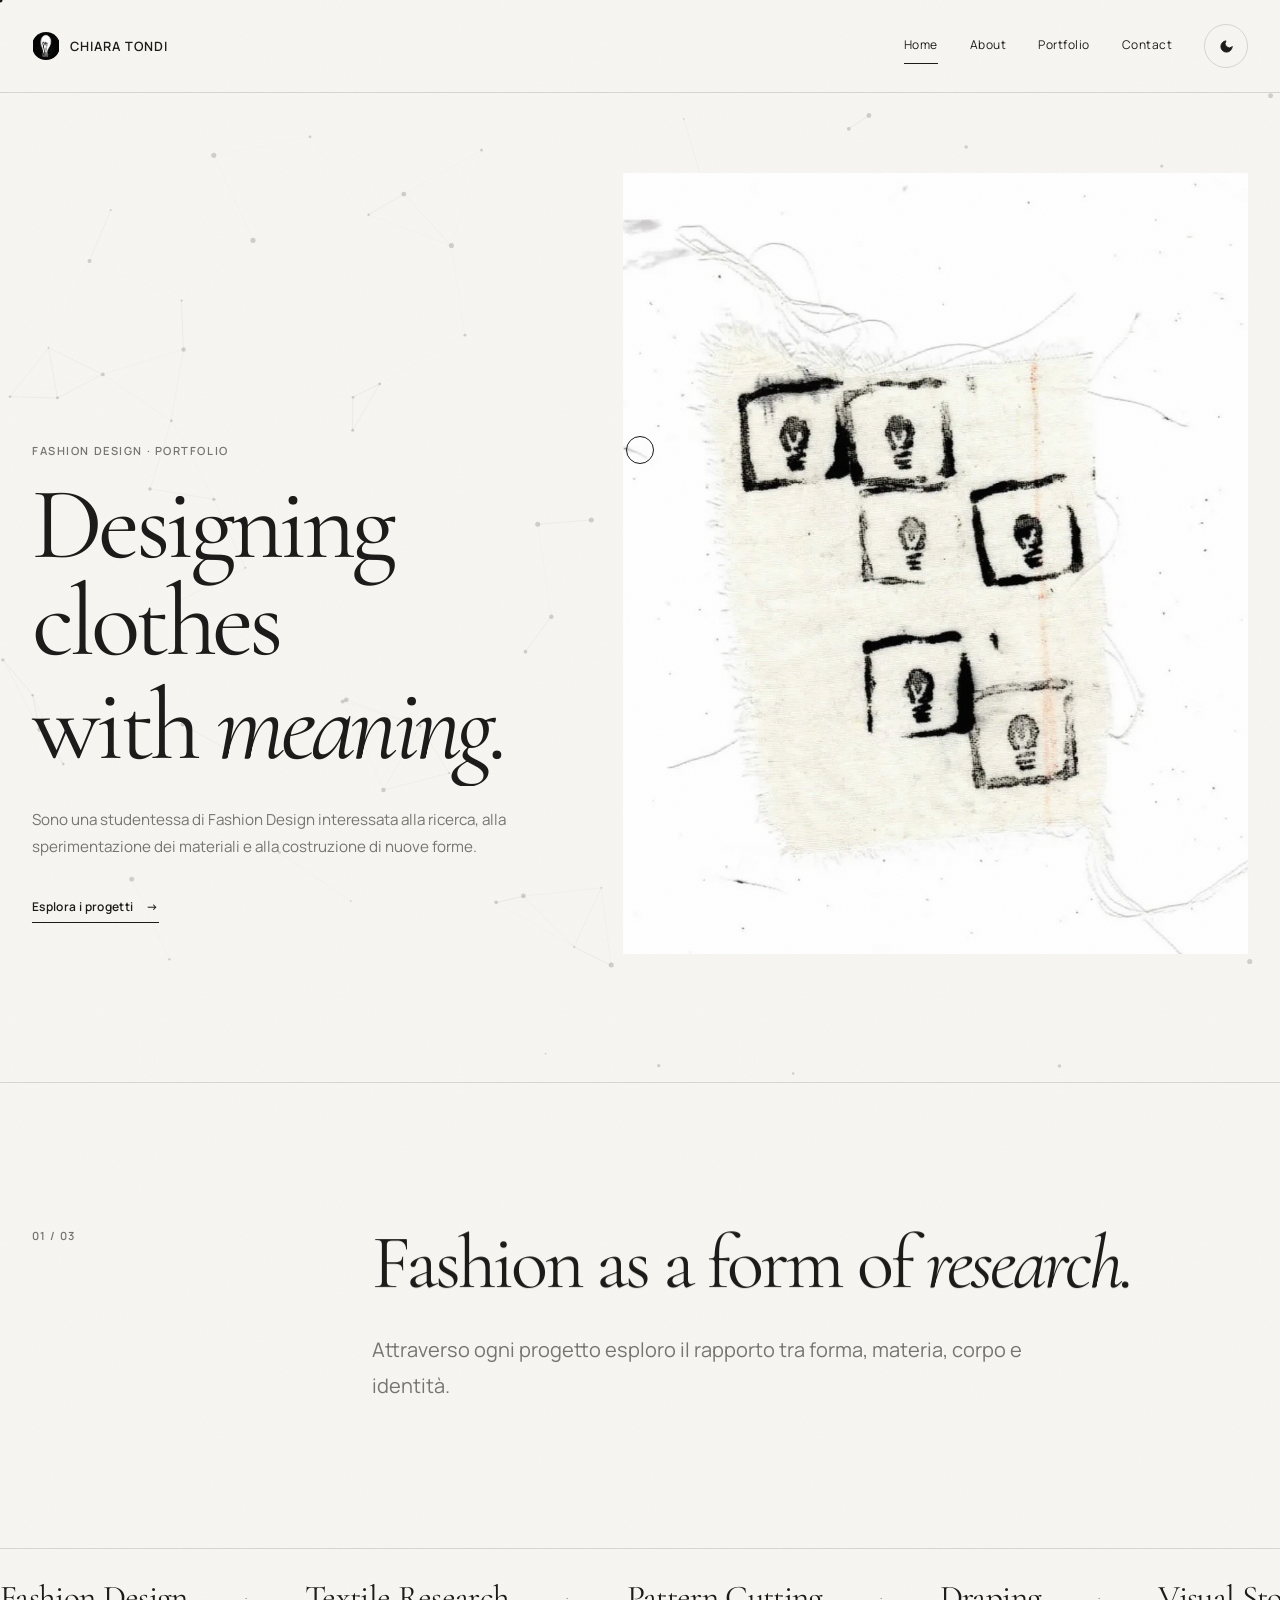
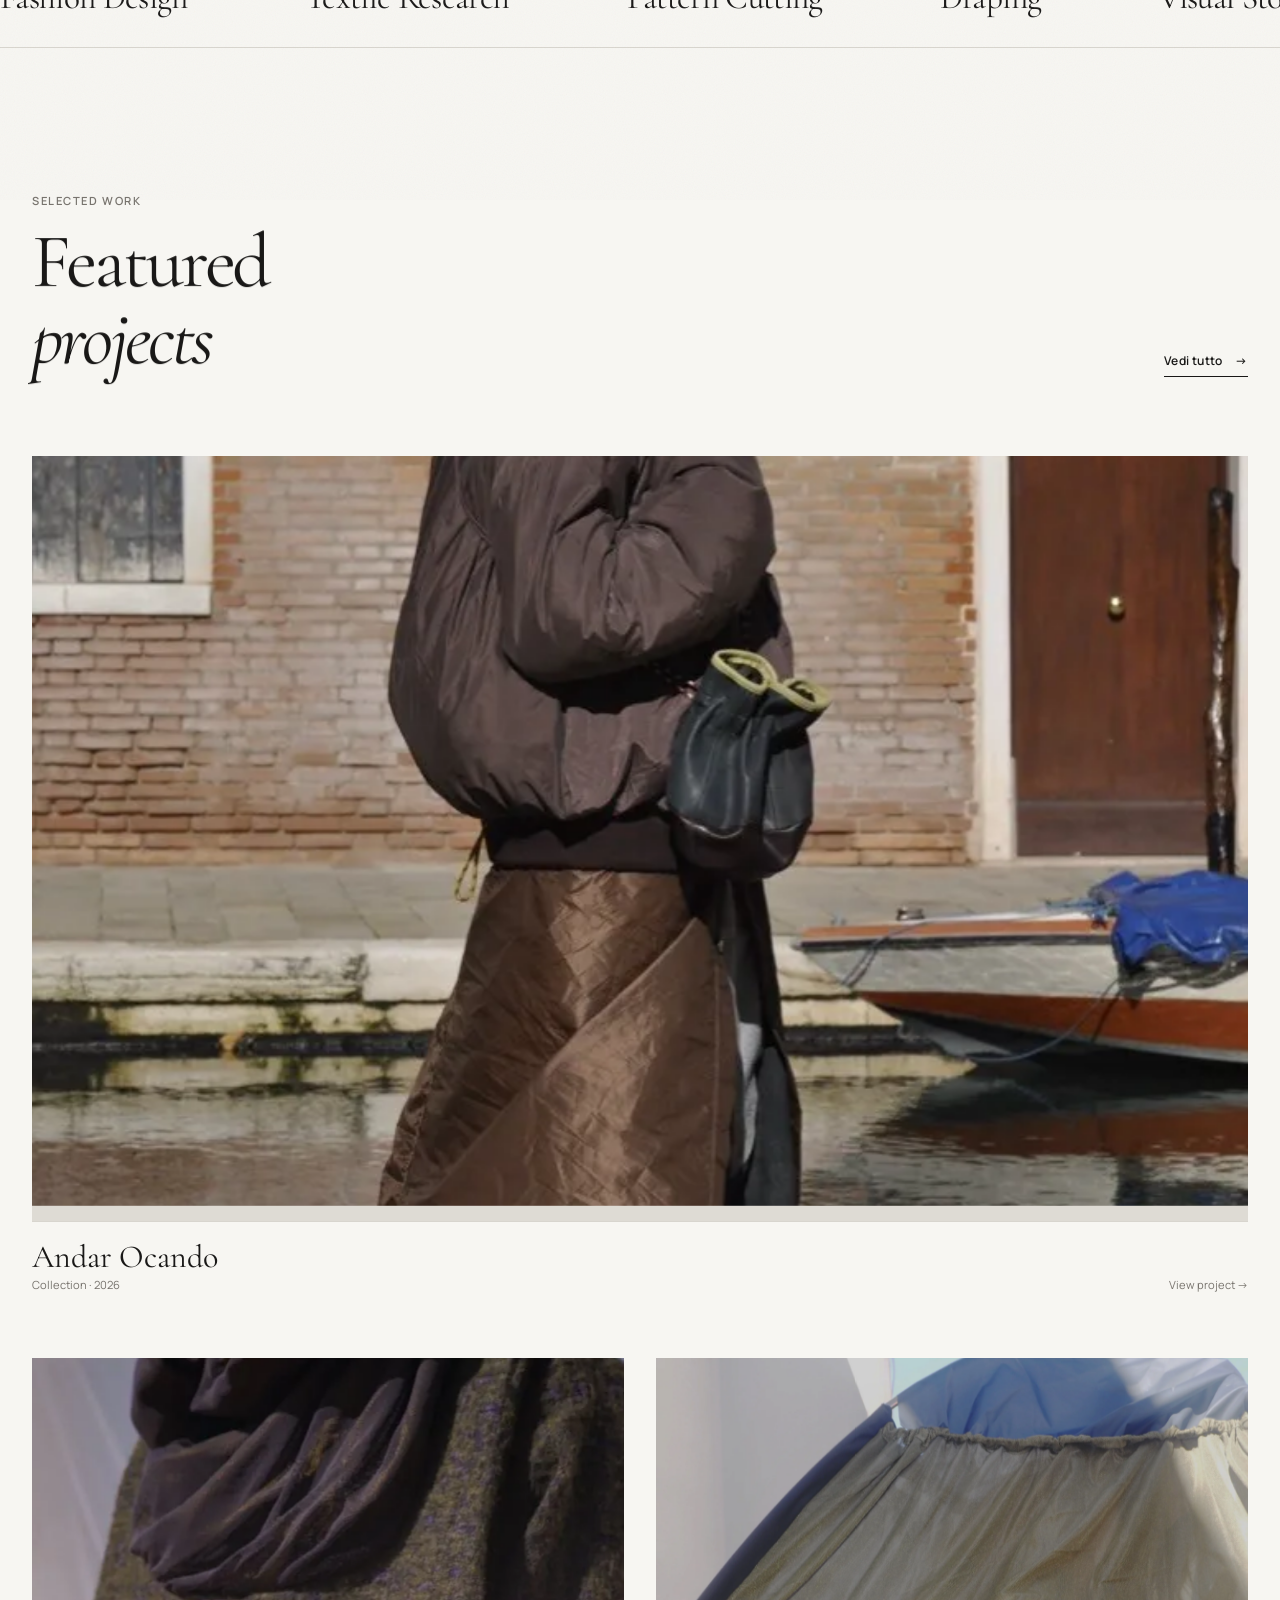
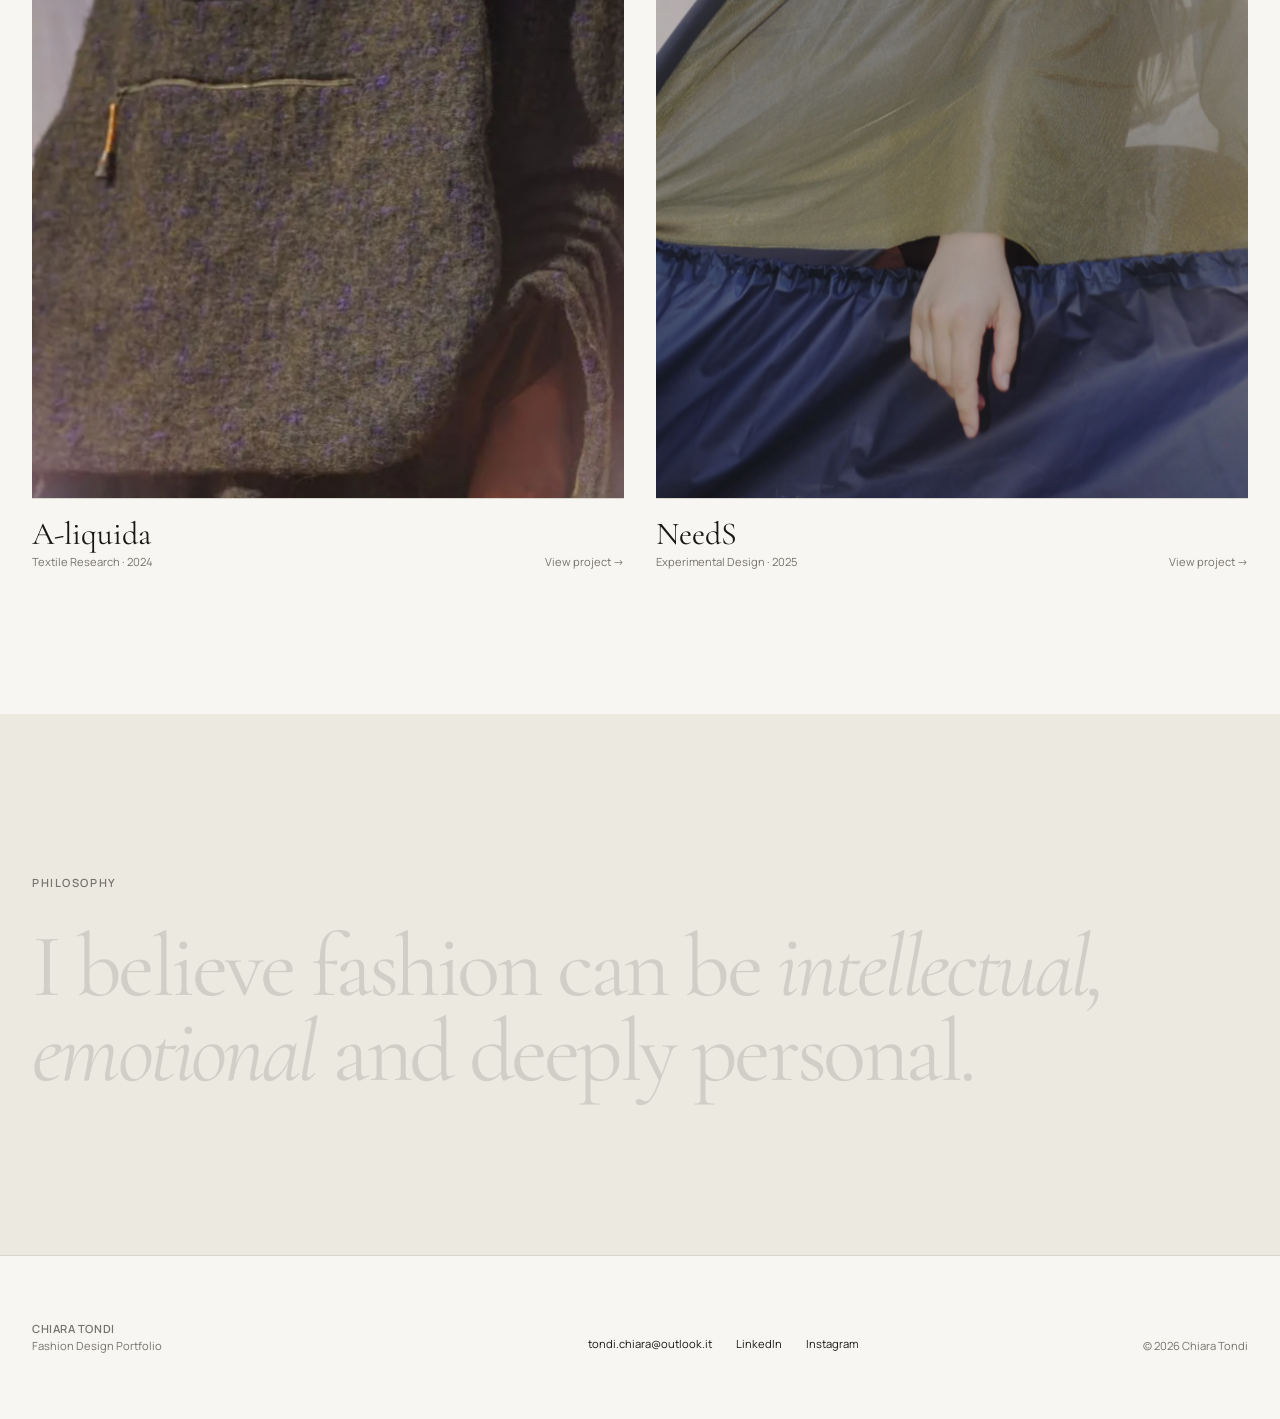
<file: index.html>
<!DOCTYPE html>
<html lang="it">
<head>
    <meta charset="UTF-8">

    <meta
        name="viewport"
        content="width=device-width, initial-scale=1.0"
    >

    <meta
        name="description"
        content="Portfolio di fashion design di Chiara Tondi."
    >

    <title>Chiara Tondi — Fashion Designer</title>

    <!-- Tema applicato subito: niente flash al caricamento -->
    <script>
        (function () {
            var t = localStorage.getItem("theme");
            if (
                t === "dark" ||
                (!t && window.matchMedia("(prefers-color-scheme: dark)").matches)
            ) {
                document.documentElement.setAttribute("data-theme", "dark");
            }
        })();
    </script>

    <!-- Google Fonts -->
    <link
        rel="preconnect"
        href="https://fonts.googleapis.com"
    >

    <link
        rel="preconnect"
        href="https://fonts.gstatic.com"
        crossorigin
    >

    <link
        href="https://fonts.googleapis.com/css2?family=Cormorant+Garamond:ital,wght@0,400;0,500;0,600;1,400;1,500&family=Manrope:wght@400;500;600&display=swap"
        rel="stylesheet"
    >

    <!-- Il nostro CSS -->
    <link rel="stylesheet" href="css/style.css">
</head>

<body>

    <header class="site-header">

        <div class="container nav-wrapper">

            <a class="logo" href="index.html">
                <img src="images_webp/logo.jpg" alt="Chiara Tondi">
                CHIARA TONDI
            </a>

            <nav aria-label="Navigazione principale">
                <a class="active" href="index.html">Home</a>
                <a href="about.html">About</a>
                <a href="portfolio.html">Portfolio</a>
                <a href="contact.html">Contact</a>

                <button id="theme-toggle" type="button" aria-label="Cambia tema">
                    <svg viewBox="0 0 24 24" fill="none" stroke="currentColor" stroke-width="1.5" stroke-linecap="round" stroke-linejoin="round" aria-hidden="true">
                        <g class="icon-moon">
                            <path d="M21 12.8A9 9 0 1 1 11.2 3a7 7 0 0 0 9.8 9.8z"/>
                        </g>
                        <g class="icon-sun">
                            <circle cx="12" cy="12" r="4"/>
                            <path d="M12 2v2M12 20v2M4.9 4.9l1.4 1.4M17.7 17.7l1.4 1.4M2 12h2M20 12h2M4.9 19.1l1.4-1.4M17.7 6.3l1.4-1.4"/>
                        </g>
                    </svg>
                </button>
            </nav>

        </div>

    </header>


    <main>

        <section class="hero">
            <canvas id="hero-canvas"></canvas>

            <div class="container hero-grid">

                <div class="hero-text">

                    <p class="eyebrow">
                        Fashion Design · Portfolio
                    </p>

                    <h1>
                        Designing clothes<br>
                        with <em>meaning.</em>
                    </h1>

                    <p class="hero-description">
                        Sono una studentessa di Fashion Design
                        interessata alla ricerca, alla sperimentazione
                        dei materiali e alla costruzione di nuove forme.
                    </p>

                    <a class="text-link" href="portfolio.html" data-magnetic="0.25">
                        Esplora i progetti
                        <span>→</span>
                    </a>

                </div>


                <div class="hero-image" data-reveal="mask">

                    <img
                        src="images_webp/hero.webp"
                        alt="Look di moda realizzato da Chiara Tondi"
                    >

                </div>

            </div>

        </section>


        <section class="intro-section">

            <div class="container intro-grid">

                <p class="section-number" data-reveal>
                    01 / 03
                </p>

                <div>

                    <h2>
                        Fashion as a form
                        of <em>research.</em>
                    </h2>

                    <p class="large-text" data-reveal>
                        Attraverso ogni progetto esploro il rapporto
                        tra forma, materia, corpo e identità.
                    </p>

                </div>

            </div>

        </section>


        <div class="marquee" aria-hidden="true">

            <div class="marquee-track">

                <div class="marquee-group">
                    <span>Fashion Design</span>
                    <span class="marquee-dot">·</span>
                    <span>Textile Research</span>
                    <span class="marquee-dot">·</span>
                    <span>Pattern Cutting</span>
                    <span class="marquee-dot">·</span>
                    <span>Draping</span>
                    <span class="marquee-dot">·</span>
                    <span>Visual Storytelling</span>
                    <span class="marquee-dot">·</span>
                    <span>Material Experimentation</span>
                    <span class="marquee-dot">·</span>
                </div>

                <div class="marquee-group" aria-hidden="true">
                    <span>Fashion Design</span>
                    <span class="marquee-dot">·</span>
                    <span>Textile Research</span>
                    <span class="marquee-dot">·</span>
                    <span>Pattern Cutting</span>
                    <span class="marquee-dot">·</span>
                    <span>Draping</span>
                    <span class="marquee-dot">·</span>
                    <span>Visual Storytelling</span>
                    <span class="marquee-dot">·</span>
                    <span>Material Experimentation</span>
                    <span class="marquee-dot">·</span>
                </div>

            </div>

        </div>


        <section class="featured-projects">

            <div class="container">

                <div class="section-heading">

                    <div>
                        <p class="eyebrow" data-reveal>Selected work</p>

                        <h2>
                            Featured<br>
                            <em>projects</em>
                        </h2>
                    </div>

                    <a class="text-link" href="portfolio.html" data-magnetic="0.25" data-reveal>
                        Vedi tutto
                        <span>→</span>
                    </a>

                </div>


                <div class="project-grid">

                    <a
                        class="project-card project-card-large"
                        href="project-01.html"
                        data-cursor="View"
                        data-reveal
                    >

                        <div class="project-image">

                            <img
                                src="images_webp/progetto-1/project-01-cover.webp"
                                alt="Collezione Andar Ocando"
                            >

                        </div>

                        <div class="project-info">

                            <div>
                                <h3>Andar Ocando</h3>
                                <p>Collection · 2026</p>
                            </div>

                            <span>View project <span class="arrow">→</span></span>

                        </div>

                    </a>


                    <a
                        class="project-card"
                        href="project-02.html"
                        data-cursor="View"
                        data-reveal
                    >

                        <div class="project-image">

                            <img
                                src="images_webp/progetto-2/project-02-cover.webp"
                                alt="Progetto A-liquida"
                            >

                        </div>

                        <div class="project-info">

                            <div>
                                <h3>A-liquida</h3>
                                <p>Textile Research · 2024</p>
                            </div>

                            <span>View project <span class="arrow">→</span></span>

                        </div>

                    </a>


                    <a
                        class="project-card"
                        href="project-03.html"
                        data-cursor="View"
                        data-reveal
                    >

                        <div class="project-image">

                            <img
                                src="images_webp/progetto-3/project-03-cover.webp"
                                alt="Progetto NeedS"
                            >

                        </div>

                        <div class="project-info">

                            <div>
                                <h3>NeedS</h3>
                                <p>Experimental Design · 2025</p>
                            </div>

                            <span>View project <span class="arrow">→</span></span>

                        </div>

                    </a>

                </div>

            </div>

        </section>


        <section class="statement-section">

            <div class="container">

                <p class="eyebrow" data-reveal>
                    Philosophy
                </p>

                <h2 class="statement">
                    I believe fashion can be
                    <em>intellectual, emotional</em>
                    and deeply personal.
                </h2>

            </div>

        </section>

    </main>


    <footer class="site-footer">

        <div class="container footer-grid">

            <div>
                <p class="footer-name">
                    CHIARA TONDI
                </p>

                <p>
                    Fashion Design Portfolio
                </p>
            </div>

            <div class="footer-links">
                <a href="mailto:tondi.chiara@outlook.it">
                    tondi.chiara@outlook.it
                </a>

                <a
                    href="https://www.linkedin.com/in/chiara-tondi-323119333/"
                    target="_blank"
                    rel="noopener noreferrer"
                >
                    LinkedIn
                </a>

                <a
                    href="https://www.instagram.com/tndchr/"
                    target="_blank"
                    rel="noopener noreferrer"
                >
                    Instagram
                </a>
            </div>

            <p class="copyright">
                © 2026 Chiara Tondi
            </p>

        </div>

    </footer>

<script src="js/navbar.js"></script>
<script src="js/carousel.js"></script>
<script src="js/animations.js"></script>
<script src="js/darkmode.js"></script>

</body>
</html>
</file>
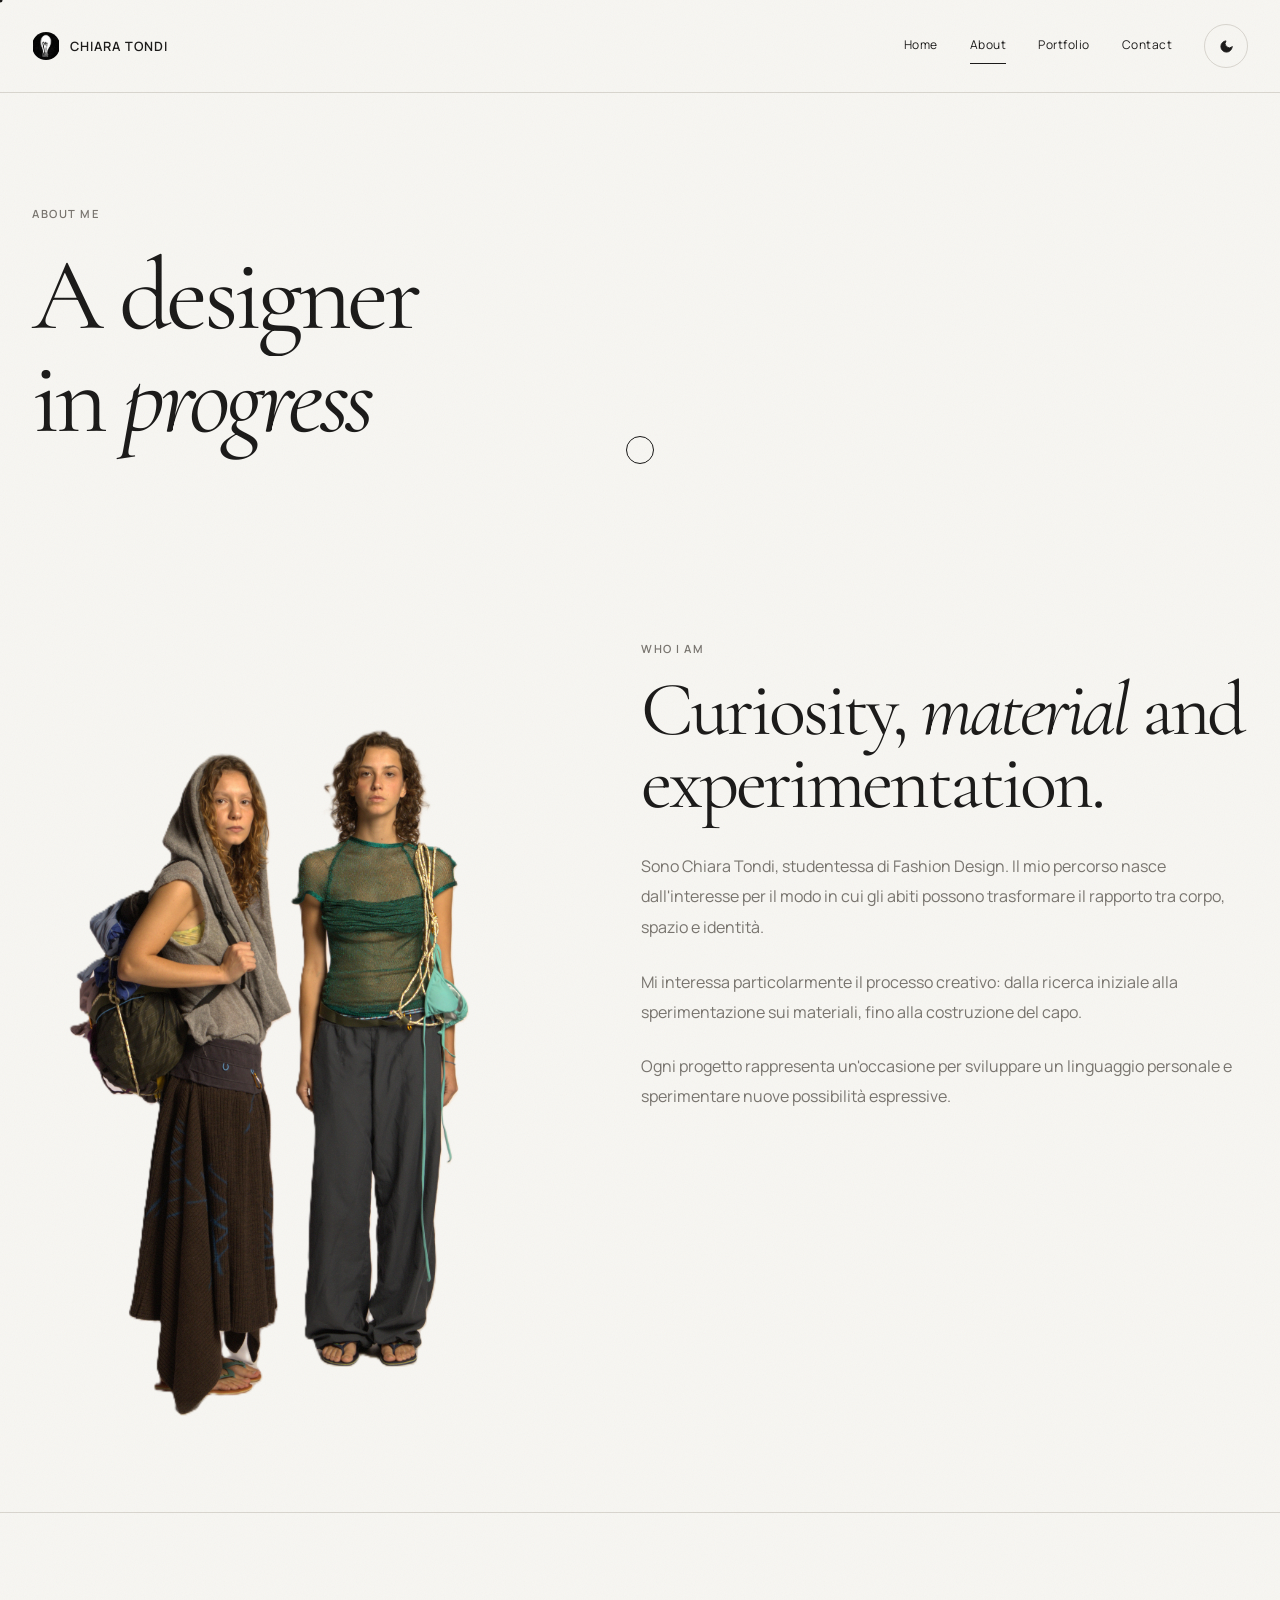
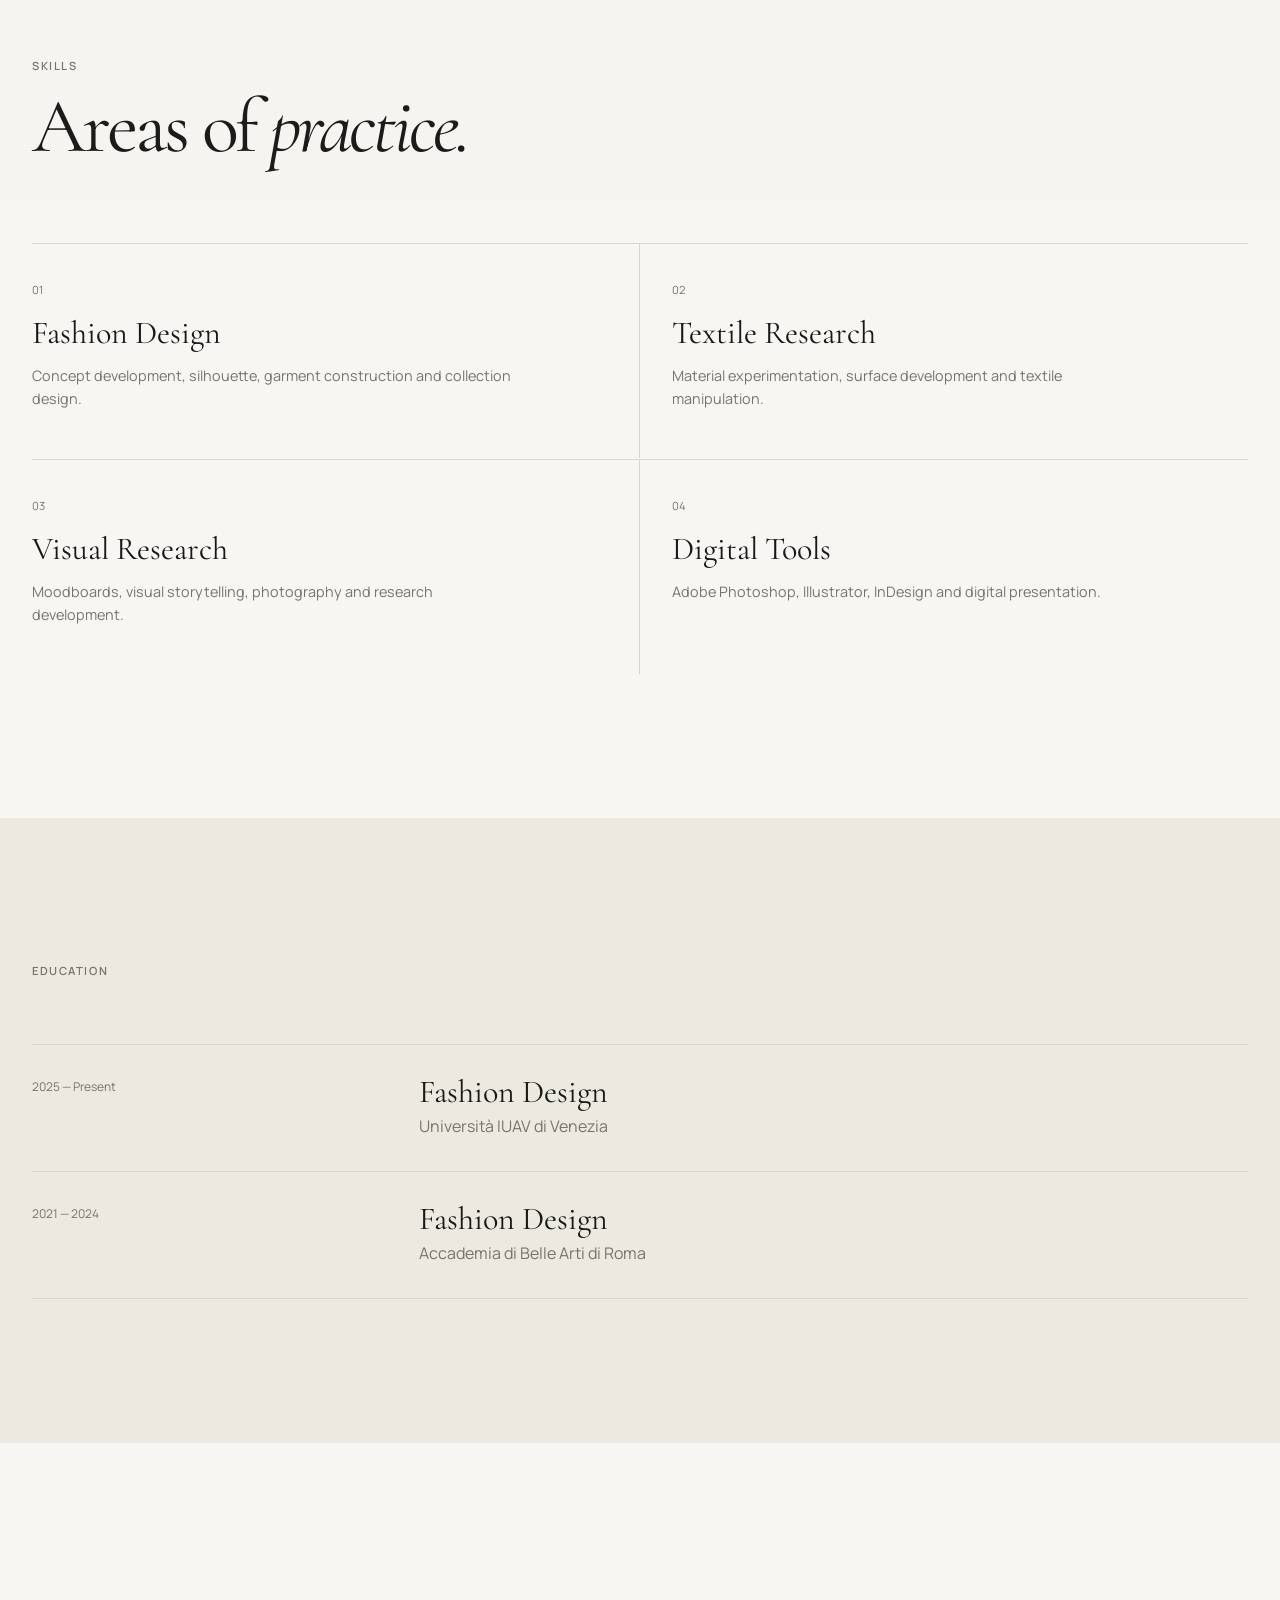
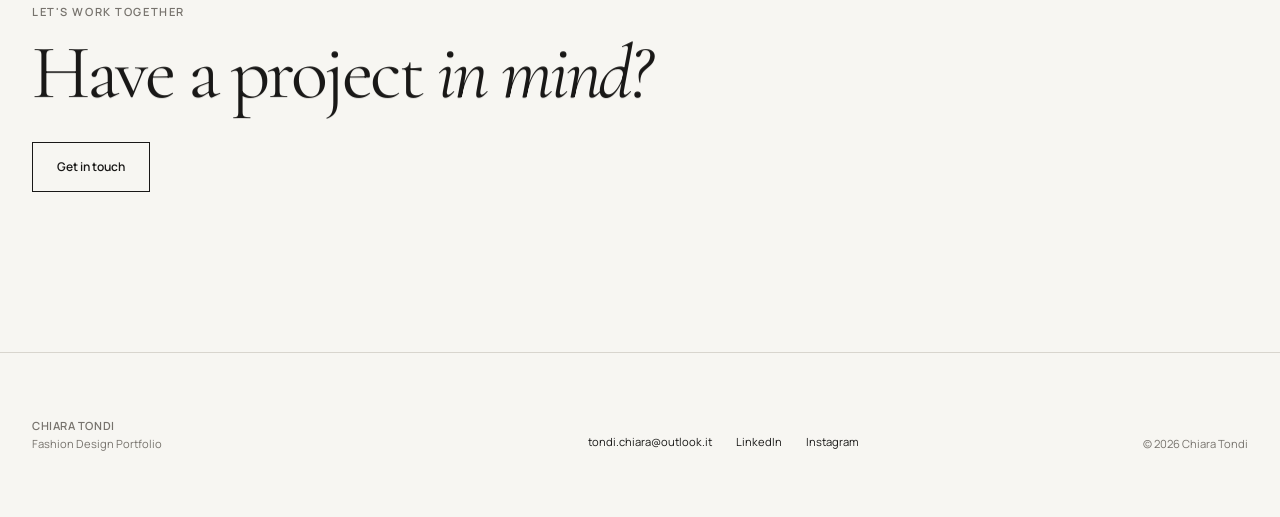
<file: about.html>
<!DOCTYPE html>
<html lang="it">
<head>

    <meta charset="UTF-8">

    <meta
        name="viewport"
        content="width=device-width, initial-scale=1.0"
    >

    <meta
        name="description"
        content="About Chiara Tondi, studentessa di Fashion Design."
    >

    <title>About — Chiara Tondi</title>

    <script>
        (function () {
            var t = localStorage.getItem("theme");
            if (
                t === "dark" ||
                (!t && window.matchMedia("(prefers-color-scheme: dark)").matches)
            ) {
                document.documentElement.setAttribute("data-theme", "dark");
            }
        })();
    </script>

    <link
        rel="preconnect"
        href="https://fonts.googleapis.com"
    >

    <link
        rel="preconnect"
        href="https://fonts.gstatic.com"
        crossorigin
    >

    <link
        href="https://fonts.googleapis.com/css2?family=Cormorant+Garamond:ital,wght@0,400;0,500;0,600;1,400;1,500&family=Manrope:wght@400;500;600&display=swap"
        rel="stylesheet"
    >

    <link rel="stylesheet" href="css/style.css">

</head>


<body>

    <header class="site-header">

        <div class="container nav-wrapper">

            <a class="logo" href="index.html">
                <img src="images_webp/logo.jpg" alt="Chiara Tondi">
                CHIARA TONDI
            </a>

            <nav aria-label="Navigazione principale">

                <a href="index.html">
                    Home
                </a>

                <a class="active" href="about.html">
                    About
                </a>

                <a href="portfolio.html">
                    Portfolio
                </a>

                <a href="contact.html">
                    Contact
                </a>

                <button id="theme-toggle" type="button" aria-label="Cambia tema">
                    <svg viewBox="0 0 24 24" fill="none" stroke="currentColor" stroke-width="1.5" stroke-linecap="round" stroke-linejoin="round" aria-hidden="true">
                        <g class="icon-moon">
                            <path d="M21 12.8A9 9 0 1 1 11.2 3a7 7 0 0 0 9.8 9.8z"/>
                        </g>
                        <g class="icon-sun">
                            <circle cx="12" cy="12" r="4"/>
                            <path d="M12 2v2M12 20v2M4.9 4.9l1.4 1.4M17.7 17.7l1.4 1.4M2 12h2M20 12h2M4.9 19.1l1.4-1.4M17.7 6.3l1.4-1.4"/>
                        </g>
                    </svg>
                </button>

            </nav>

        </div>

    </header>


    <main>

        <section class="page-intro">

            <div class="container">

                <p class="eyebrow" data-reveal>
                    About me
                </p>

                <h1>
                    A designer<br>
                    in <em>progress</em>
                </h1>

            </div>

        </section>


        <section class="about-main">

            <div class="container about-grid">

                <div class="about-image" data-reveal="mask">

                    <img class="png"
                        src="images_webp/portrait.png"
                        alt="Ritratto di Chiara Tondi"
                    >

                </div>


                <div class="about-text">

                    <p class="eyebrow" data-reveal>
                        Who I am
                    </p>

                    <h2>
                        Curiosity,
                        <em>material</em>
                        and experimentation.
                    </h2>

                    <p data-reveal>
                        Sono Chiara Tondi, studentessa di Fashion Design.
                        Il mio percorso nasce dall'interesse per il modo
                        in cui gli abiti possono trasformare il rapporto
                        tra corpo, spazio e identità.
                    </p>

                    <p data-reveal>
                        Mi interessa particolarmente il processo creativo:
                        dalla ricerca iniziale alla sperimentazione sui
                        materiali, fino alla costruzione del capo.
                    </p>

                    <p data-reveal>
                        Ogni progetto rappresenta un'occasione per
                        sviluppare un linguaggio personale e sperimentare
                        nuove possibilità espressive.
                    </p>

                </div>

            </div>

        </section>


        <section class="skills-section">

            <div class="container">

                <div class="section-heading">

                    <div>

                        <p class="eyebrow" data-reveal>
                            Skills
                        </p>

                        <h2>
                            Areas of
                            <em>practice.</em>
                        </h2>

                    </div>

                </div>


                <div class="skills-grid" data-reveal-stagger>

                    <div class="skill">

                        <span>01</span>

                        <h3>
                            Fashion Design
                        </h3>

                        <p>
                            Concept development, silhouette,
                            garment construction and collection design.
                        </p>

                    </div>


                    <div class="skill">

                        <span>02</span>

                        <h3>
                            Textile Research
                        </h3>

                        <p>
                            Material experimentation, surface
                            development and textile manipulation.
                        </p>

                    </div>


                    <div class="skill">

                        <span>03</span>

                        <h3>
                            Visual Research
                        </h3>

                        <p>
                            Moodboards, visual storytelling,
                            photography and research development.
                        </p>

                    </div>


                    <div class="skill">

                        <span>04</span>

                        <h3>
                            Digital Tools
                        </h3>

                        <p>
                            Adobe Photoshop, Illustrator,
                            InDesign and digital presentation.
                        </p>

                    </div>

                </div>

            </div>

        </section>


        <section class="education-section">

            <div class="container">

                <p class="eyebrow" data-reveal>
                    Education
                </p>

                <div class="timeline" data-reveal-stagger>

                    <article class="timeline-item">

                        <span>
                            2025 — Present
                        </span>

                        <div>

                            <h3>
                                Fashion Design
                            </h3>

                            <p>
                                Università IUAV di Venezia
                            </p>

                        </div>

                    </article>


                    <article class="timeline-item">

                        <span>
                            2021 — 2024
                        </span>

                        <div>

                            <h3>
                                Fashion Design
                            </h3>

                            <p>
                                Accademia di Belle Arti di Roma
                            </p>

                        </div>

                    </article>

                </div>

            </div>

        </section>


        <section class="cta-section">

            <div class="container">

                <p class="eyebrow" data-reveal>
                    Let's work together
                </p>

                <h2>
                    Have a project
                    <em>in mind?</em>
                </h2>

                <a
                    class="button"
                    href="contact.html"
                    data-magnetic="0.35"
                    data-reveal
                >
                    Get in touch
                </a>

            </div>

        </section>

    </main>


    <footer class="site-footer">

        <div class="container footer-grid">

            <div>

                <p class="footer-name">
                    CHIARA TONDI
                </p>

                <p>
                    Fashion Design Portfolio
                </p>

            </div>


            <div class="footer-links">

                <a href="mailto:tondi.chiara@outlook.it">
                    tondi.chiara@outlook.it
                </a>

                <a
                    href="https://www.linkedin.com/in/chiara-tondi-323119333/"
                    target="_blank"
                    rel="noopener noreferrer"
                >
                    LinkedIn
                </a>

                <a
                    href="https://www.instagram.com/tndchr/"
                    target="_blank"
                    rel="noopener noreferrer"
                >
                    Instagram
                </a>

            </div>


            <p class="copyright">
                © 2026 Chiara Tondi
            </p>

        </div>

    </footer>

<script src="js/navbar.js"></script>
<script src="js/animations.js"></script>
<script src="js/darkmode.js"></script>

</body>
</html>
</file>
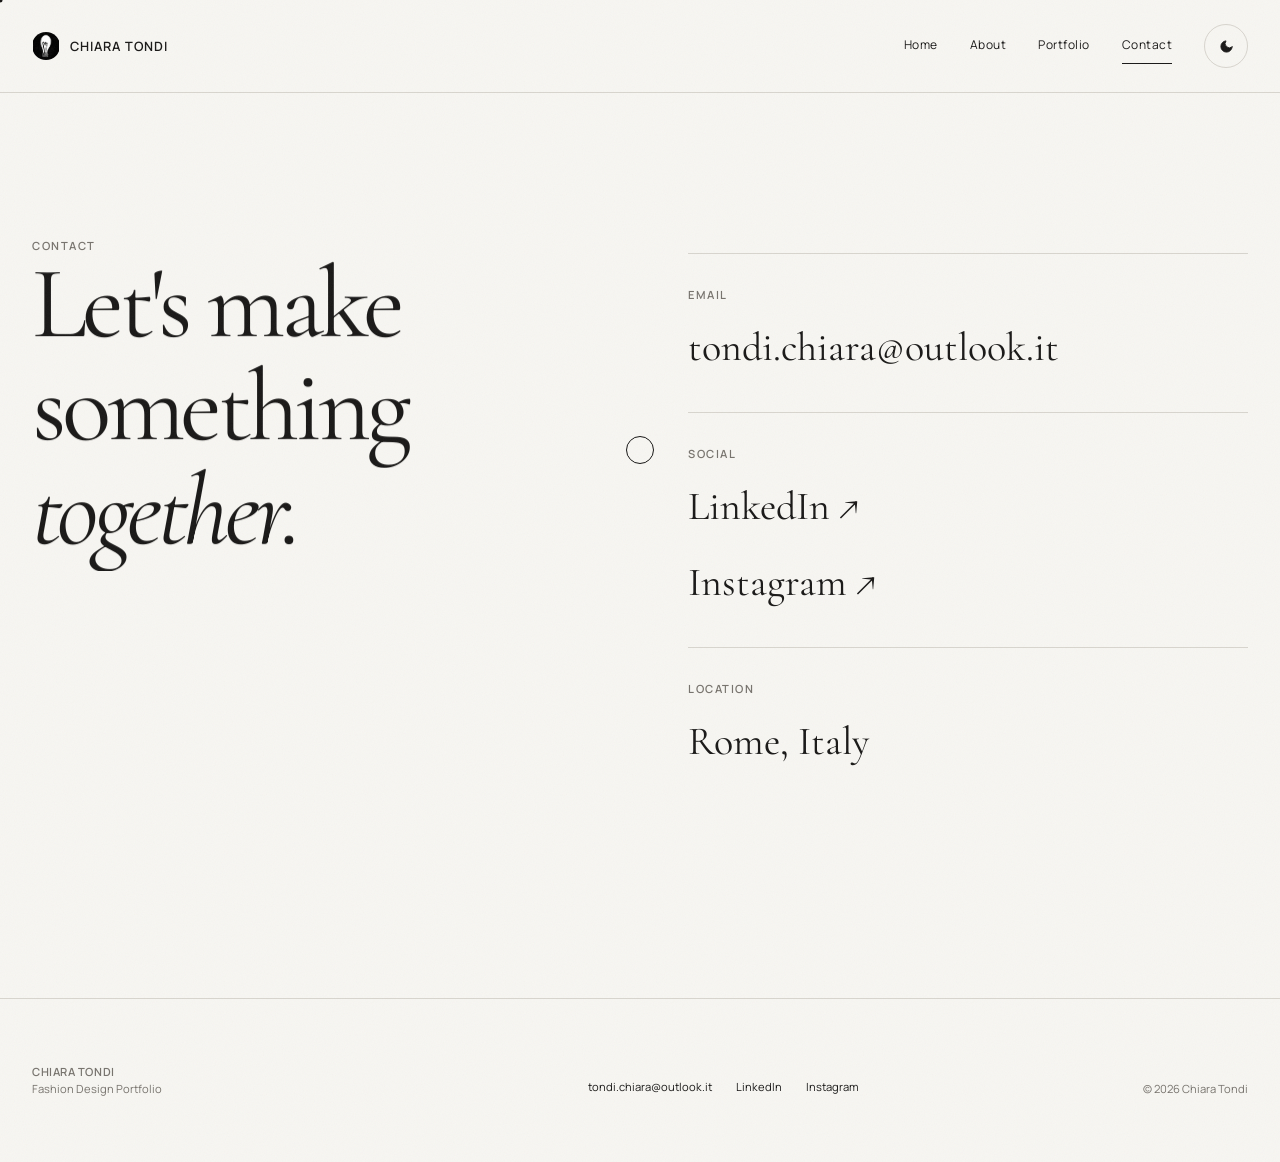
<file: contact.html>
<!DOCTYPE html>
<html lang="it">
<head>

    <meta charset="UTF-8">

    <meta
        name="viewport"
        content="width=device-width, initial-scale=1.0"
    >

    <meta
        name="description"
        content="Contatti di Chiara Tondi, fashion designer."
    >

    <title>Contact — Chiara Tondi</title>

    <script>
        (function () {
            var t = localStorage.getItem("theme");
            if (
                t === "dark" ||
                (!t && window.matchMedia("(prefers-color-scheme: dark)").matches)
            ) {
                document.documentElement.setAttribute("data-theme", "dark");
            }
        })();
    </script>

    <link
        rel="preconnect"
        href="https://fonts.googleapis.com"
    >

    <link
        rel="preconnect"
        href="https://fonts.gstatic.com"
        crossorigin
    >

    <link
        href="https://fonts.googleapis.com/css2?family=Cormorant+Garamond:ital,wght@0,400;0,500;0,600;1,400;1,500&family=Manrope:wght@400;500;600&display=swap"
        rel="stylesheet"
    >

    <link rel="stylesheet" href="css/style.css">

</head>


<body>

    <header class="site-header">

        <div class="container nav-wrapper">

            <a class="logo" href="index.html">
                <img src="images_webp/logo.jpg" alt="Chiara Tondi">
                CHIARA TONDI
            </a>

            <nav aria-label="Navigazione principale">

                <a href="index.html">
                    Home
                </a>

                <a href="about.html">
                    About
                </a>

                <a href="portfolio.html">
                    Portfolio
                </a>

                <a class="active" href="contact.html">
                    Contact
                </a>

                <button id="theme-toggle" type="button" aria-label="Cambia tema">
                    <svg viewBox="0 0 24 24" fill="none" stroke="currentColor" stroke-width="1.5" stroke-linecap="round" stroke-linejoin="round" aria-hidden="true">
                        <g class="icon-moon">
                            <path d="M21 12.8A9 9 0 1 1 11.2 3a7 7 0 0 0 9.8 9.8z"/>
                        </g>
                        <g class="icon-sun">
                            <circle cx="12" cy="12" r="4"/>
                            <path d="M12 2v2M12 20v2M4.9 4.9l1.4 1.4M17.7 17.7l1.4 1.4M2 12h2M20 12h2M4.9 19.1l1.4-1.4M17.7 6.3l1.4-1.4"/>
                        </g>
                    </svg>
                </button>

            </nav>

        </div>

    </header>


    <main>

        <section class="contact-section">

            <div class="container contact-grid">

                <div>

                    <p class="eyebrow" data-reveal>
                        Contact
                    </p>

                    <h1>
                        Let's make<br>
                        something<br>
                        <em>together.</em>
                    </h1>

                </div>


                <div class="contact-details" data-reveal-stagger>

                    <div class="contact-block">

                        <p class="eyebrow">
                            Email
                        </p>

                        <a
                            class="big-link"
                            href="mailto:tondi.chiara@outlook.it"
                            data-magnetic="0.12"
                        >
                            tondi.chiara@outlook.it
                        </a>

                    </div>


                    <div class="contact-block">

                        <p class="eyebrow">
                            Social
                        </p>

                        <a
                            class="big-link"
                            href="https://www.linkedin.com/in/chiara-tondi-323119333/"
                            target="_blank"
                            rel="noopener noreferrer"
                            data-magnetic="0.12"
                        >
                            LinkedIn ↗
                        </a>

                        <a
                            class="big-link"
                            href="https://www.instagram.com/tndchr/"
                            target="_blank"
                            rel="noopener noreferrer"
                            data-magnetic="0.12"
                        >
                            Instagram ↗
                        </a>

                    </div>


                    <div class="contact-block">

                        <p class="eyebrow">
                            Location
                        </p>

                        <p class="contact-location">
                            Rome, Italy
                        </p>

                    </div>

                </div>

            </div>

        </section>

    </main>


    <footer class="site-footer">

        <div class="container footer-grid">

            <div>

                <p class="footer-name">
                    CHIARA TONDI
                </p>

                <p>
                    Fashion Design Portfolio
                </p>

            </div>

            <div class="footer-links">

                <a href="mailto:tondi.chiara@outlook.it">
                    tondi.chiara@outlook.it
                </a>

                <a
                    href="https://www.linkedin.com/in/chiara-tondi-323119333/"
                    target="_blank"
                    rel="noopener noreferrer"
                >
                    LinkedIn
                </a>

                <a
                    href="https://www.instagram.com/tndchr/"
                    target="_blank"
                    rel="noopener noreferrer"
                >
                    Instagram
                </a>

            </div>

            <p class="copyright">
                © 2026 Chiara Tondi
            </p>

        </div>

    </footer>

<script src="js/navbar.js"></script>
<script src="js/animations.js"></script>
<script src="js/darkmode.js"></script>

</body>
</html>
</file>
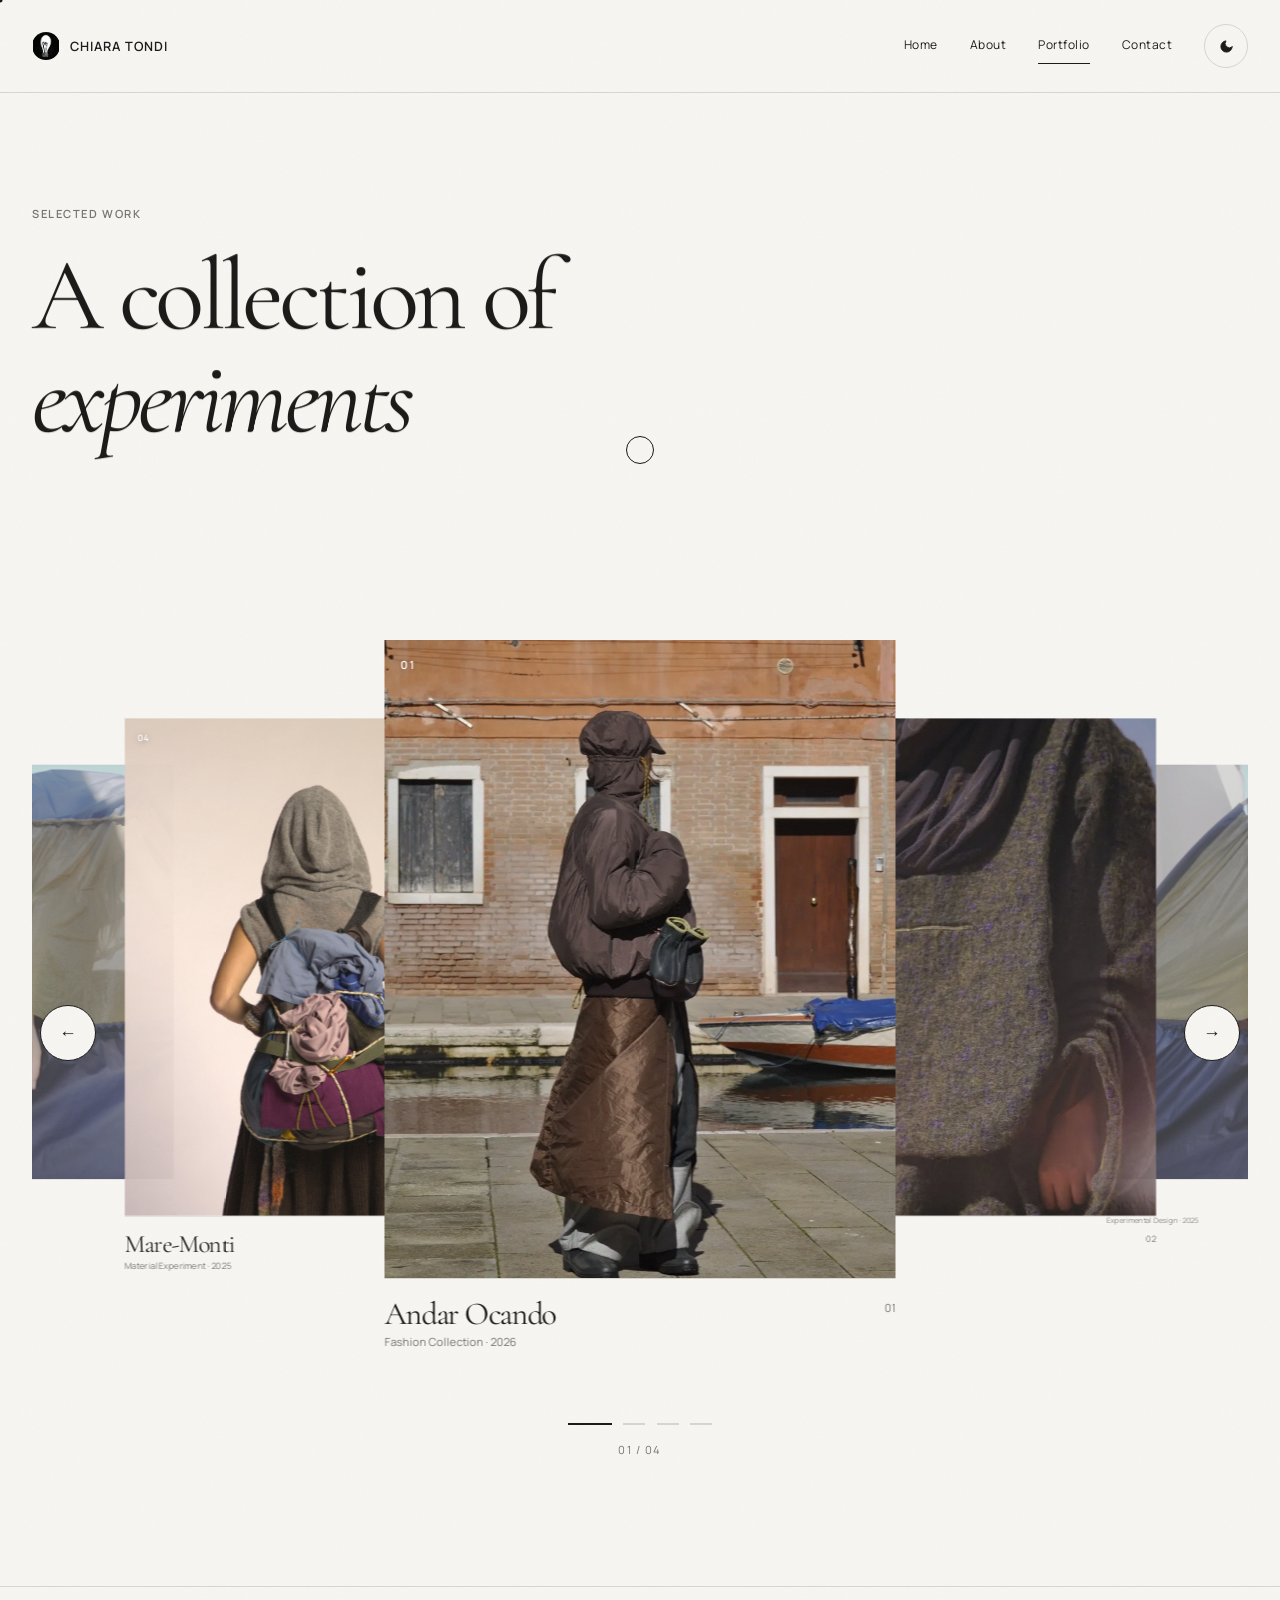
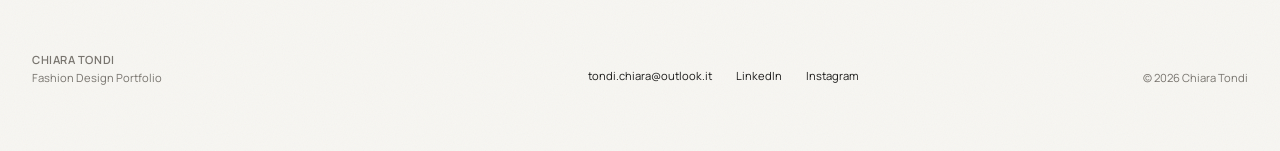
<file: portfolio.html>
<!DOCTYPE html>
<html lang="it">
<head>

    <meta charset="UTF-8">

    <meta
        name="viewport"
        content="width=device-width, initial-scale=1.0"
    >

    <meta
        name="description"
        content="Portfolio di progetti di fashion design di Chiara Tondi."
    >

    <title>Portfolio — Chiara Tondi</title>

    <script>
        (function () {
            var t = localStorage.getItem("theme");
            if (
                t === "dark" ||
                (!t && window.matchMedia("(prefers-color-scheme: dark)").matches)
            ) {
                document.documentElement.setAttribute("data-theme", "dark");
            }
        })();
    </script>

    <link
        rel="preconnect"
        href="https://fonts.googleapis.com"
    >

    <link
        rel="preconnect"
        href="https://fonts.gstatic.com"
        crossorigin
    >

    <link
        href="https://fonts.googleapis.com/css2?family=Cormorant+Garamond:ital,wght@0,400;0,500;0,600;1,400;1,500&family=Manrope:wght@400;500;600&display=swap"
        rel="stylesheet"
    >

    <link rel="stylesheet" href="css/style.css">

</head>


<body>

    <header class="site-header">

        <div class="container nav-wrapper">

            <a class="logo" href="index.html">
                <img src="images_webp/logo.jpg" alt="Chiara Tondi">
                CHIARA TONDI
            </a>

            <nav aria-label="Navigazione principale">

                <a href="index.html">
                    Home
                </a>

                <a href="about.html">
                    About
                </a>

                <a class="active" href="portfolio.html">
                    Portfolio
                </a>

                <a href="contact.html">
                    Contact
                </a>

                <button id="theme-toggle" type="button" aria-label="Cambia tema">
                    <svg viewBox="0 0 24 24" fill="none" stroke="currentColor" stroke-width="1.5" stroke-linecap="round" stroke-linejoin="round" aria-hidden="true">
                        <g class="icon-moon">
                            <path d="M21 12.8A9 9 0 1 1 11.2 3a7 7 0 0 0 9.8 9.8z"/>
                        </g>
                        <g class="icon-sun">
                            <circle cx="12" cy="12" r="4"/>
                            <path d="M12 2v2M12 20v2M4.9 4.9l1.4 1.4M17.7 17.7l1.4 1.4M2 12h2M20 12h2M4.9 19.1l1.4-1.4M17.7 6.3l1.4-1.4"/>
                        </g>
                    </svg>
                </button>

            </nav>

        </div>

    </header>


    <main>

        <section class="page-intro">

            <div class="container">

                <p class="eyebrow" data-reveal>
                    Selected work
                </p>

                <h1>
                    A collection of<br>
                    <em>experiments</em>
                </h1>

            </div>

        </section>


        <section class="portfolio-section">

            <div class="container">

                <div class="portfolio-carousel" data-reveal="scale">

                    <button
                        class="carousel-button carousel-prev"
                        type="button"
                        aria-label="Previous project"
                    >
                        ←
                    </button>

                    <div class="carousel-viewport">

                        <div class="carousel-track">

                            <article class="portfolio-card" data-cursor="View">

                                <a href="project-01.html">

                                    <div class="portfolio-image">

                                        <span class="carousel-number">
                                            01
                                        </span>

                                        <img
                                            src="images_webp/progetto-1/project-01-cover.webp"
                                            alt="Andar Ocando"
                                        >

                                    </div>

                                </a>

                                <div class="portfolio-meta">

                                    <div>

                                        <h2>
                                            Andar Ocando
                                        </h2>

                                        <p>
                                            Fashion Collection · 2026
                                        </p>

                                    </div>

                                    <span>
                                        01
                                    </span>

                                </div>

                            </article>


                            <article class="portfolio-card" data-cursor="View">

                                <a href="project-02.html">

                                    <div class="portfolio-image">

                                        <span class="carousel-number">
                                            02
                                        </span>

                                        <img
                                            src="images_webp/progetto-2/project-02-cover.webp"
                                            alt="A-liquida"
                                        >

                                    </div>

                                </a>

                                <div class="portfolio-meta">

                                    <div>

                                        <h2>
                                            A-liquida
                                        </h2>

                                        <p>
                                            Textile Research · 2024
                                        </p>

                                    </div>

                                    <span>
                                        02
                                    </span>

                                </div>

                            </article>


                            <article class="portfolio-card" data-cursor="View">

                                <a href="project-03.html">

                                    <div class="portfolio-image">

                                        <span class="carousel-number">
                                            03
                                        </span>

                                        <img
                                            src="images_webp/progetto-3/project-03-cover.webp"
                                            alt="NeedS"
                                        >

                                    </div>

                                </a>

                                <div class="portfolio-meta">

                                    <div>

                                        <h2>
                                            NeedS
                                        </h2>

                                        <p>
                                            Experimental Design · 2025
                                        </p>

                                    </div>

                                    <span>
                                        03
                                    </span>

                                </div>

                            </article>


                            <article class="portfolio-card" data-cursor="View">

                                <a href="project-04.html">

                                    <div class="portfolio-image">

                                        <span class="carousel-number">
                                            04
                                        </span>

                                        <img
                                            src="images_webp/progetto-4/project-04-cover.webp"
                                            alt="Mare-monti"
                                        >

                                    </div>

                                </a>

                                <div class="portfolio-meta">

                                    <div>

                                        <h2>
                                            Mare-Monti
                                        </h2>

                                        <p>
                                            Material Experiment · 2025
                                        </p>

                                    </div>

                                    <span>
                                        04
                                    </span>

                                </div>

                            </article>

                        </div>

                    </div>

                    <button
                        class="carousel-button carousel-next"
                        type="button"
                        aria-label="Next project"
                    >
                        →
                    </button>

                </div>

            </div>

        </section>

    </main>


    <footer class="site-footer">

        <div class="container footer-grid">

            <div>

                <p class="footer-name">
                    CHIARA TONDI
                </p>

                <p>
                    Fashion Design Portfolio
                </p>

            </div>

            <div class="footer-links">

                <a href="mailto:tondi.chiara@outlook.it">
                    tondi.chiara@outlook.it
                </a>

                <a
                    href="https://www.linkedin.com/in/chiara-tondi-323119333/"
                    target="_blank"
                    rel="noopener noreferrer"
                >
                    LinkedIn
                </a>

                <a
                    href="https://www.instagram.com/tndchr/"
                    target="_blank"
                    rel="noopener noreferrer"
                >
                    Instagram
                </a>

            </div>

            <p class="copyright">
                © 2026 Chiara Tondi
            </p>

        </div>

    </footer>

<script src="js/navbar.js"></script>
<script src="js/carousel.js"></script>
<script src="js/animations.js"></script>
<script src="js/darkmode.js"></script>

</body>
</html>
</file>
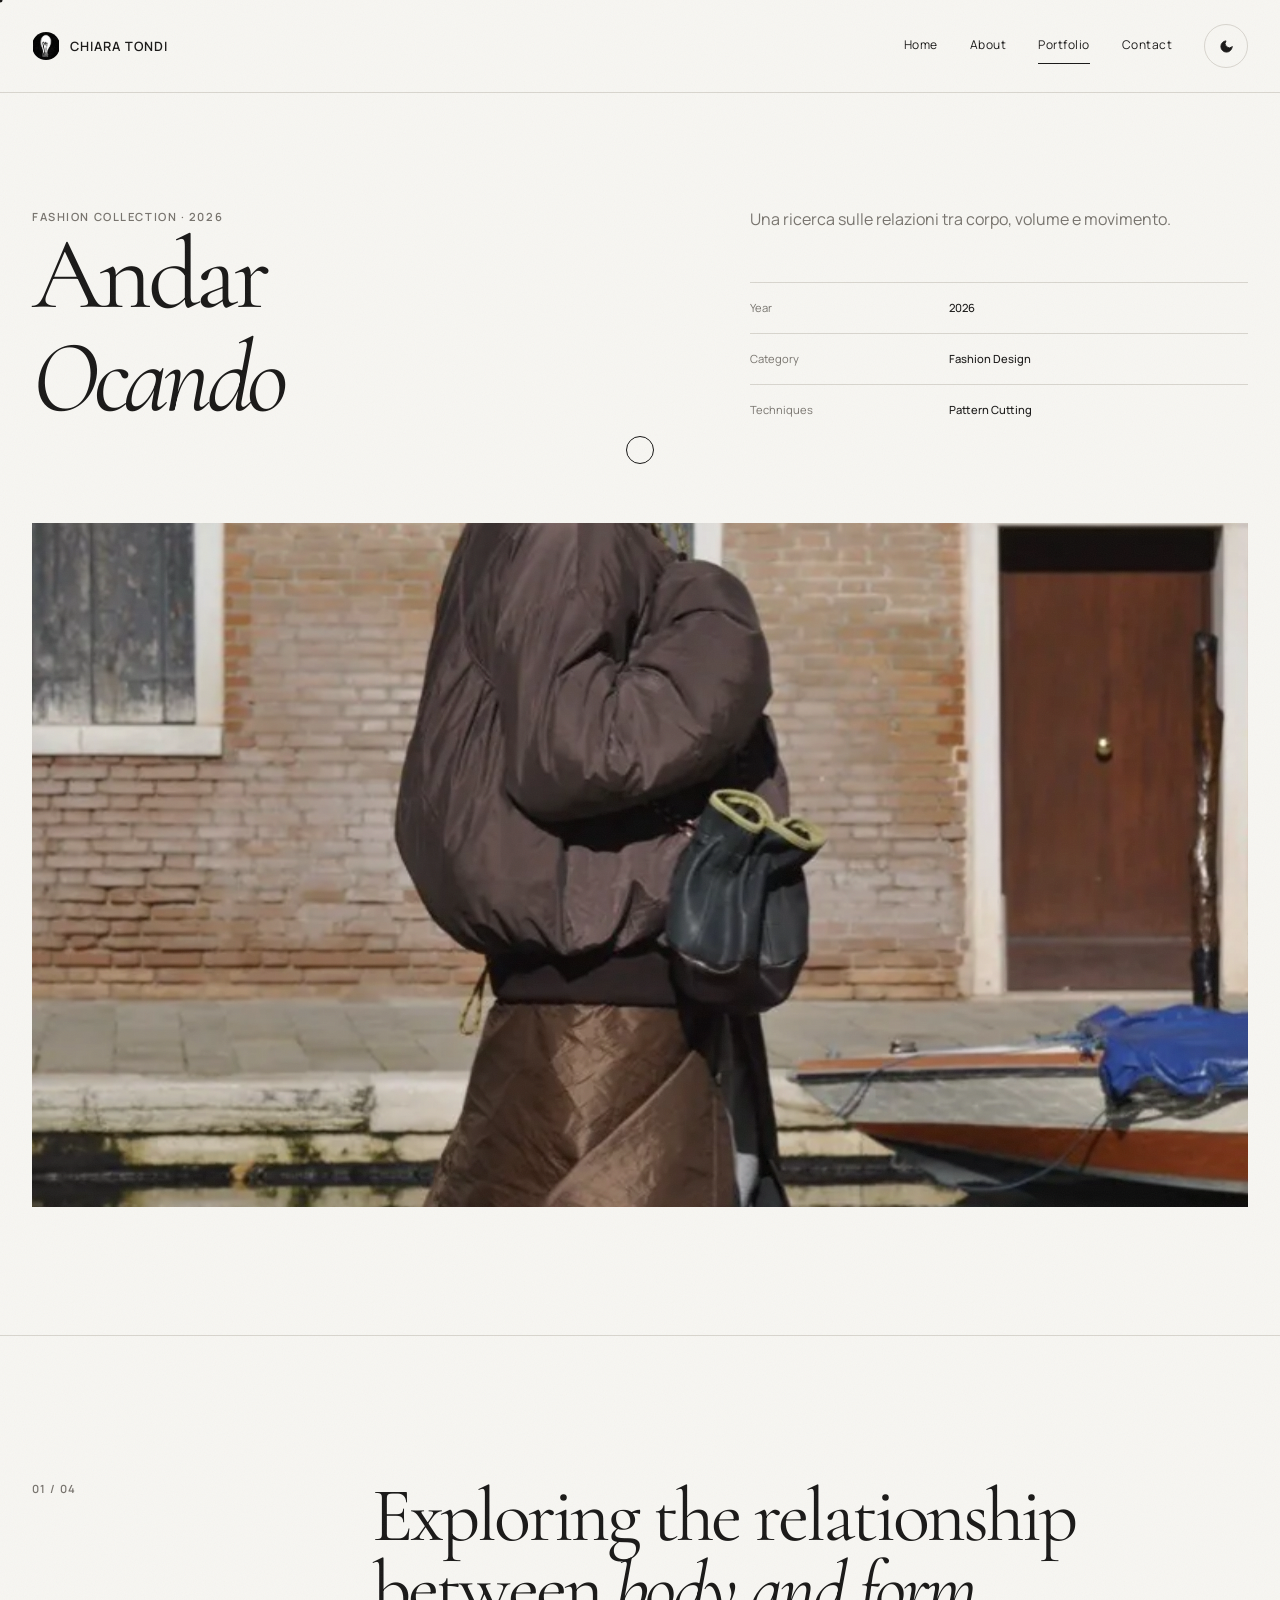
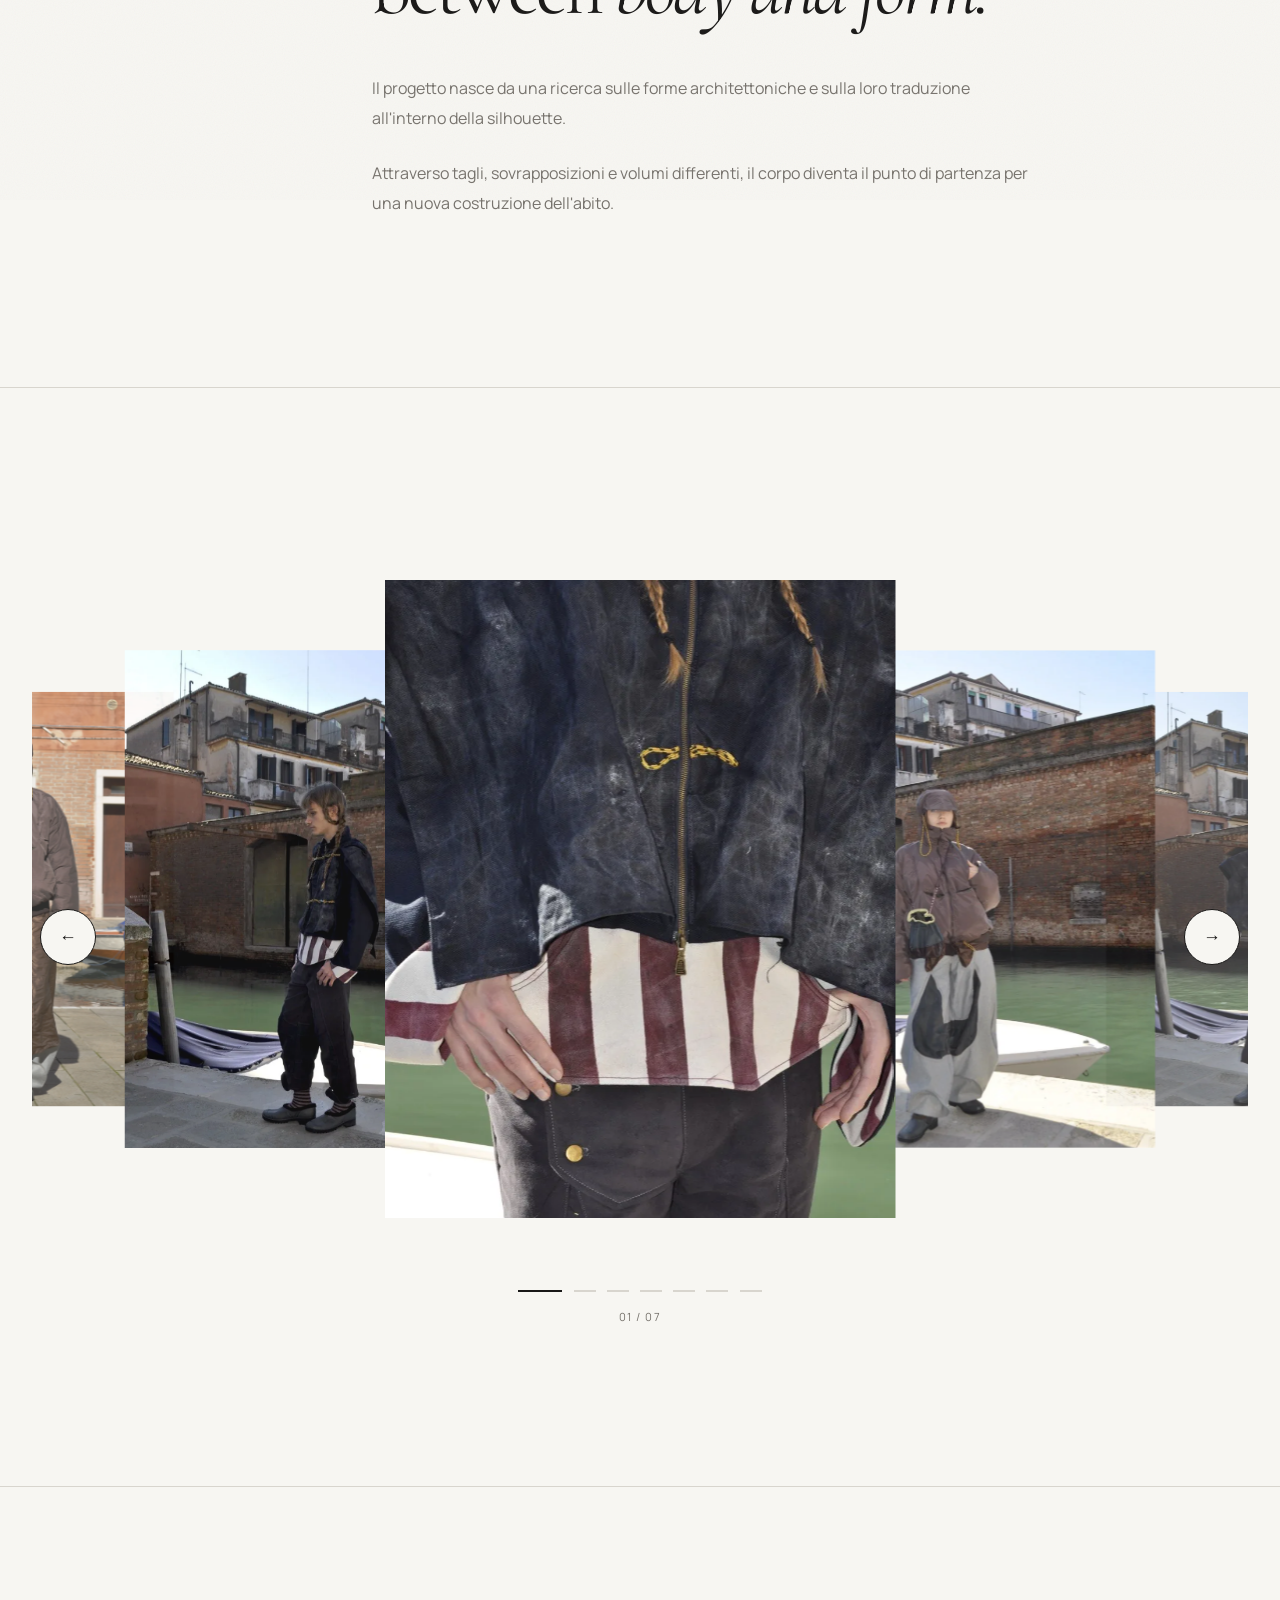
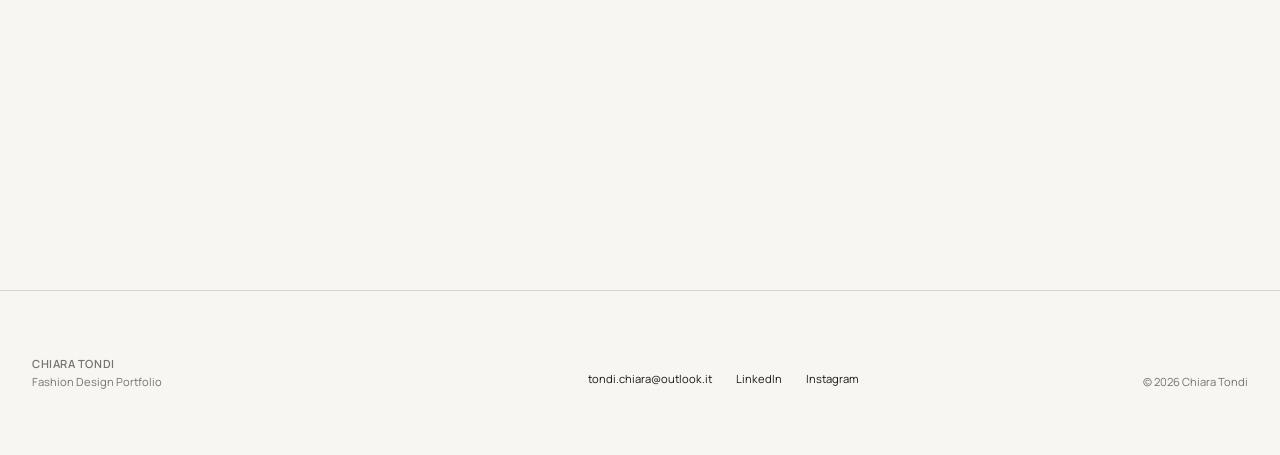
<file: project-01.html>
<!DOCTYPE html>
<html lang="it">
<head>

    <meta charset="UTF-8">

    <meta
        name="viewport"
        content="width=device-width, initial-scale=1.0"
    >

    <meta
        name="description"
        content="Andar Ocando — fashion design project."
    >

    <title>Andar Ocando — Chiara Tondi</title>

    <script>
        (function () {
            var t = localStorage.getItem("theme");
            if (
                t === "dark" ||
                (!t && window.matchMedia("(prefers-color-scheme: dark)").matches)
            ) {
                document.documentElement.setAttribute("data-theme", "dark");
            }
        })();
    </script>

    <link
        rel="preconnect"
        href="https://fonts.googleapis.com"
    >

    <link
        rel="preconnect"
        href="https://fonts.gstatic.com"
        crossorigin
    >

    <link
        href="https://fonts.googleapis.com/css2?family=Cormorant+Garamond:ital,wght@0,400;0,500;0,600;1,400;1,500&family=Manrope:wght@400;500;600&display=swap"
        rel="stylesheet"
    >

    <link rel="stylesheet" href="css/style.css">

</head>


<body>

    <header class="site-header">

        <div class="container nav-wrapper">

            <a class="logo" href="index.html">
                <img src="images_webp/logo.jpg" alt="Chiara Tondi">
                CHIARA TONDI
            </a>

            <nav aria-label="Navigazione principale">

                <a href="index.html">
                    Home
                </a>

                <a href="about.html">
                    About
                </a>

                <a class="active" href="portfolio.html">
                    Portfolio
                </a>

                <a href="contact.html">
                    Contact
                </a>

                <button id="theme-toggle" type="button" aria-label="Cambia tema">
                    <svg viewBox="0 0 24 24" fill="none" stroke="currentColor" stroke-width="1.5" stroke-linecap="round" stroke-linejoin="round" aria-hidden="true">
                        <g class="icon-moon">
                            <path d="M21 12.8A9 9 0 1 1 11.2 3a7 7 0 0 0 9.8 9.8z"/>
                        </g>
                        <g class="icon-sun">
                            <circle cx="12" cy="12" r="4"/>
                            <path d="M12 2v2M12 20v2M4.9 4.9l1.4 1.4M17.7 17.7l1.4 1.4M2 12h2M20 12h2M4.9 19.1l1.4-1.4M17.7 6.3l1.4-1.4"/>
                        </g>
                    </svg>
                </button>

            </nav>

        </div>

    </header>


    <main>

        <section class="project-header">

            <div class="container project-header-grid">

                <div>

                    <p class="eyebrow" data-reveal>
                        Fashion Collection · 2026
                    </p>

                    <h1>
                        Andar<br>
                        <em>Ocando</em>
                    </h1>

                </div>


                <div class="project-description">

                    <p data-reveal>
                        Una ricerca sulle relazioni tra corpo,
                        volume e movimento.
                    </p>

                    <div class="project-data" data-reveal-stagger>

                        <span>
                            Year
                            <strong>2026</strong>
                        </span>

                        <span>
                            Category
                            <strong>Fashion Design</strong>
                        </span>

                        <span>
                            Techniques
                            <strong>Pattern Cutting</strong>
                        </span>

                    </div>

                </div>

            </div>

        </section>


        <section class="project-hero-image">

            <div class="container">

                <div class="parallax-frame" data-reveal="mask">

                    <img
                        src="images_webp/progetto-1/project-01-cover.webp"
                        alt="Andar Ocando — immagine principale della collezione"
                    >

                </div>

            </div>

        </section>


        <section class="project-story">

            <div class="container project-story-grid">

                <p class="section-number" data-reveal>
                    01 / 04
                </p>

                <div>

                    <h2>
                        Exploring the relationship
                        between <em>body and form.</em>
                    </h2>

                    <p data-reveal>
                        Il progetto nasce da una ricerca sulle forme
                        architettoniche e sulla loro traduzione
                        all'interno della silhouette.
                    </p>

                    <p data-reveal>
                        Attraverso tagli, sovrapposizioni e volumi
                        differenti, il corpo diventa il punto di
                        partenza per una nuova costruzione dell'abito.
                    </p>

                </div>

            </div>

        </section>


        <section class="project-gallery">

            <div class="container">

                <div class="portfolio-carousel" data-reveal="scale">

                    <button
                        class="carousel-button carousel-prev"
                        type="button"
                        aria-label="Previous image"
                    >
                        ←
                    </button>

                    <div class="carousel-viewport">

                        <div class="carousel-track">

                            <article class="portfolio-card" data-cursor="Drag">
                                <div class="portfolio-image">
                                    <img
                                        src="images_webp/progetto-1/project-01-01.webp"
                                        alt="Dettaglio sul vestito di Andar Ocando"
                                    >
                                </div>
                            </article>

                            <article class="portfolio-card" data-cursor="Drag">
                                <div class="portfolio-image">
                                    <img
                                        src="images_webp/progetto-1/project-01-02.webp"
                                        alt="Sperimentazione sui materiali del progetto"
                                    >
                                </div>
                            </article>

                            <article class="portfolio-card" data-cursor="Drag">
                                <div class="portfolio-image">
                                    <img
                                        src="images_webp/progetto-1/project-01-03.webp"
                                        alt="Dettaglio finale della collezione Andar Ocando"
                                    >
                                </div>
                            </article>

                            <article class="portfolio-card" data-cursor="Drag">
                                <div class="portfolio-image">
                                    <img
                                        src="images_webp/progetto-1/project-01-04.webp"
                                        alt="Ricerca visiva del progetto Andar Ocando"
                                    >
                                </div>
                            </article>

                            <article class="portfolio-card" data-cursor="Drag">
                                <div class="portfolio-image">
                                    <img
                                        src="images_webp/progetto-1/project-01-05.webp"
                                        alt="Sperimentazione sui materiali del progetto"
                                    >
                                </div>
                            </article>

                            <article class="portfolio-card" data-cursor="Drag">
                                <div class="portfolio-image">
                                    <img
                                        src="images_webp/progetto-1/project-01-06.webp"
                                        alt="Dettaglio finale della collezione Andar Ocando"
                                    >
                                </div>
                            </article>

                            <article class="portfolio-card" data-cursor="Drag">
                                <div class="portfolio-image">
                                    <img
                                        src="images_webp/progetto-1/project-01-07.webp"
                                        alt="Dettaglio finale della collezione Andar Ocando"
                                    >
                                </div>
                            </article>

                        </div>

                    </div>

                    <button
                        class="carousel-button carousel-next"
                        type="button"
                        aria-label="Next image"
                    >
                        →
                    </button>

                </div>

            </div>

        </section>


        <section class="next-project">

            <div class="container">

                <p class="eyebrow" data-reveal>
                    Next project
                </p>

                <a href="project-02.html" data-magnetic="0.15">

                    <h2>
                        A-Liquida
                        <span class="arrow">→</span>
                    </h2>

                </a>

            </div>

        </section>

    </main>


    <footer class="site-footer">

        <div class="container footer-grid">

            <div>

                <p class="footer-name">
                    CHIARA TONDI
                </p>

                <p>
                    Fashion Design Portfolio
                </p>

            </div>

            <div class="footer-links">

                <a href="mailto:tondi.chiara@outlook.it">
                    tondi.chiara@outlook.it
                </a>

                <a
                    href="https://www.linkedin.com/in/chiara-tondi-323119333/"
                    target="_blank"
                    rel="noopener noreferrer"
                >
                    LinkedIn
                </a>

                <a
                    href="https://www.instagram.com/tndchr/"
                    target="_blank"
                    rel="noopener noreferrer"
                >
                    Instagram
                </a>

            </div>

            <p class="copyright">
                © 2026 Chiara Tondi
            </p>

        </div>

    </footer>

<script src="js/navbar.js"></script>
<script src="js/carousel.js"></script>
<script src="js/animations.js"></script>
<script src="js/darkmode.js"></script>

</body>
</html>
</file>
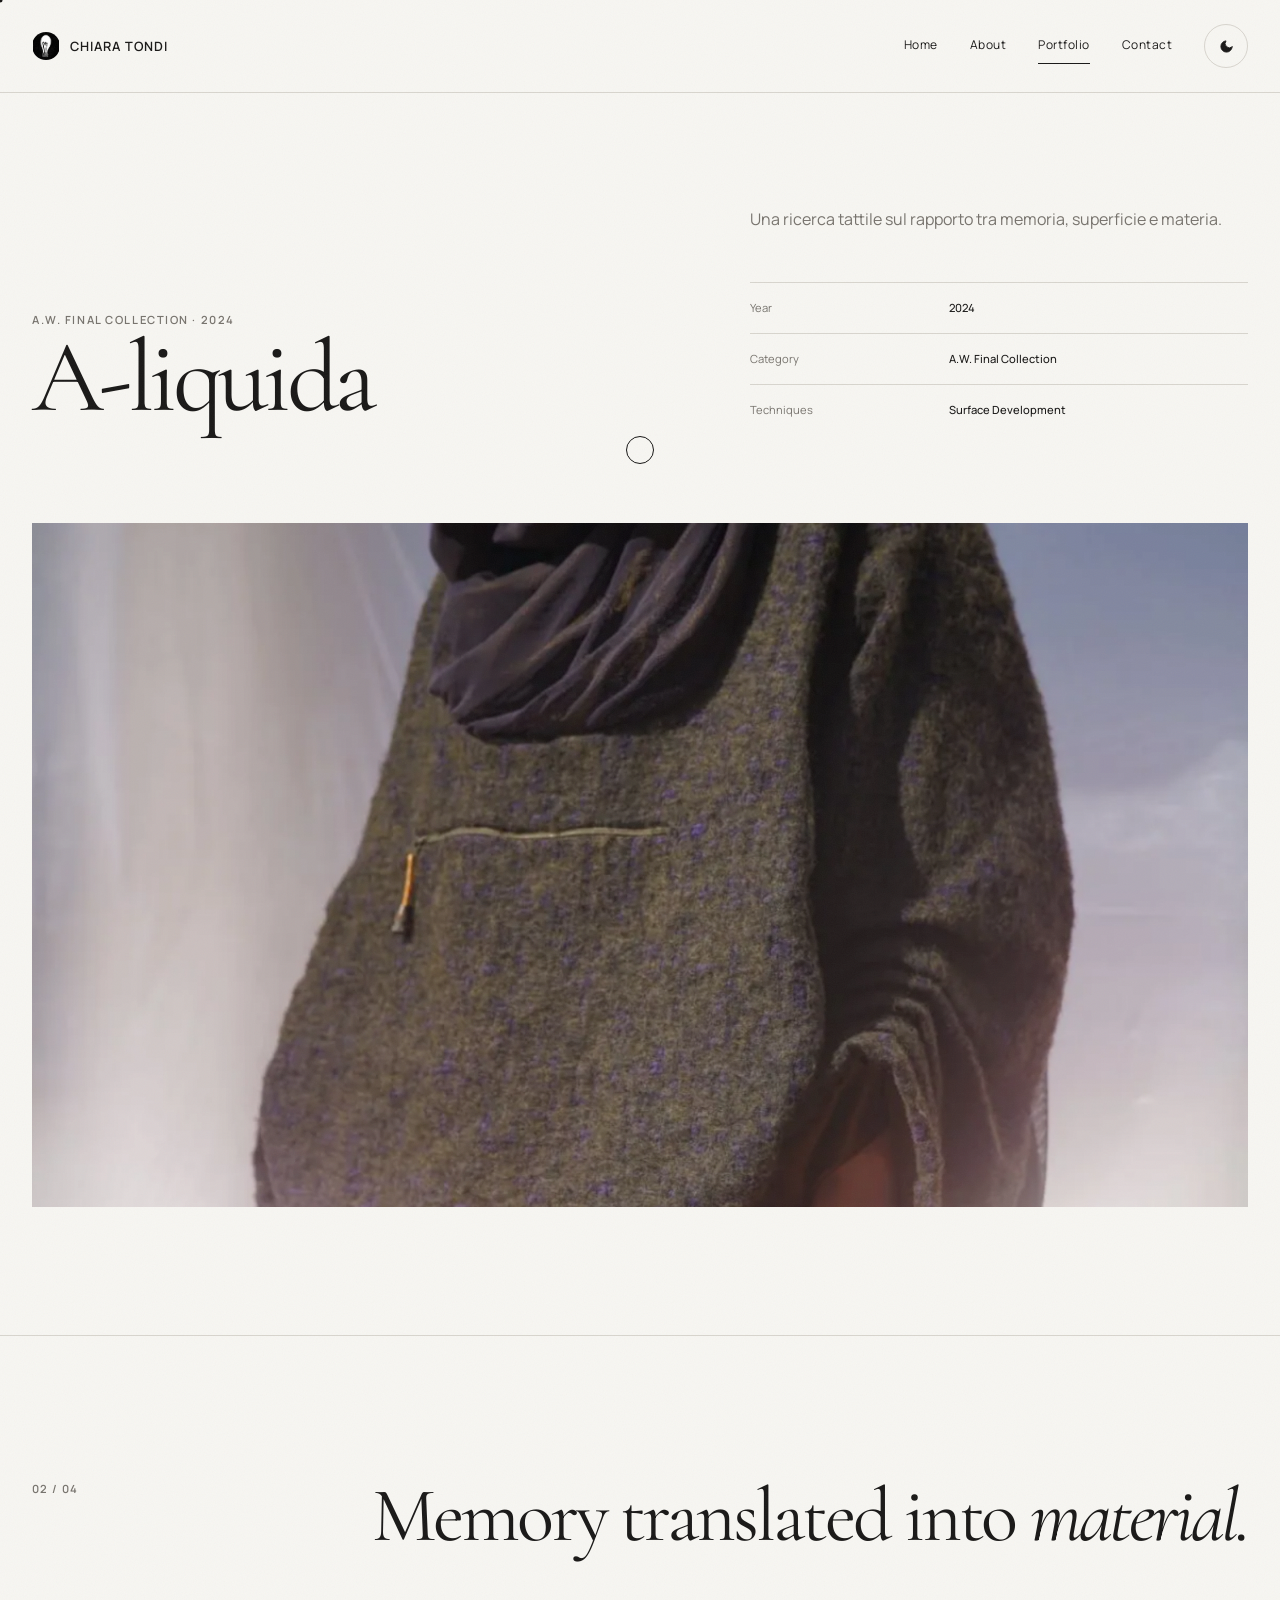
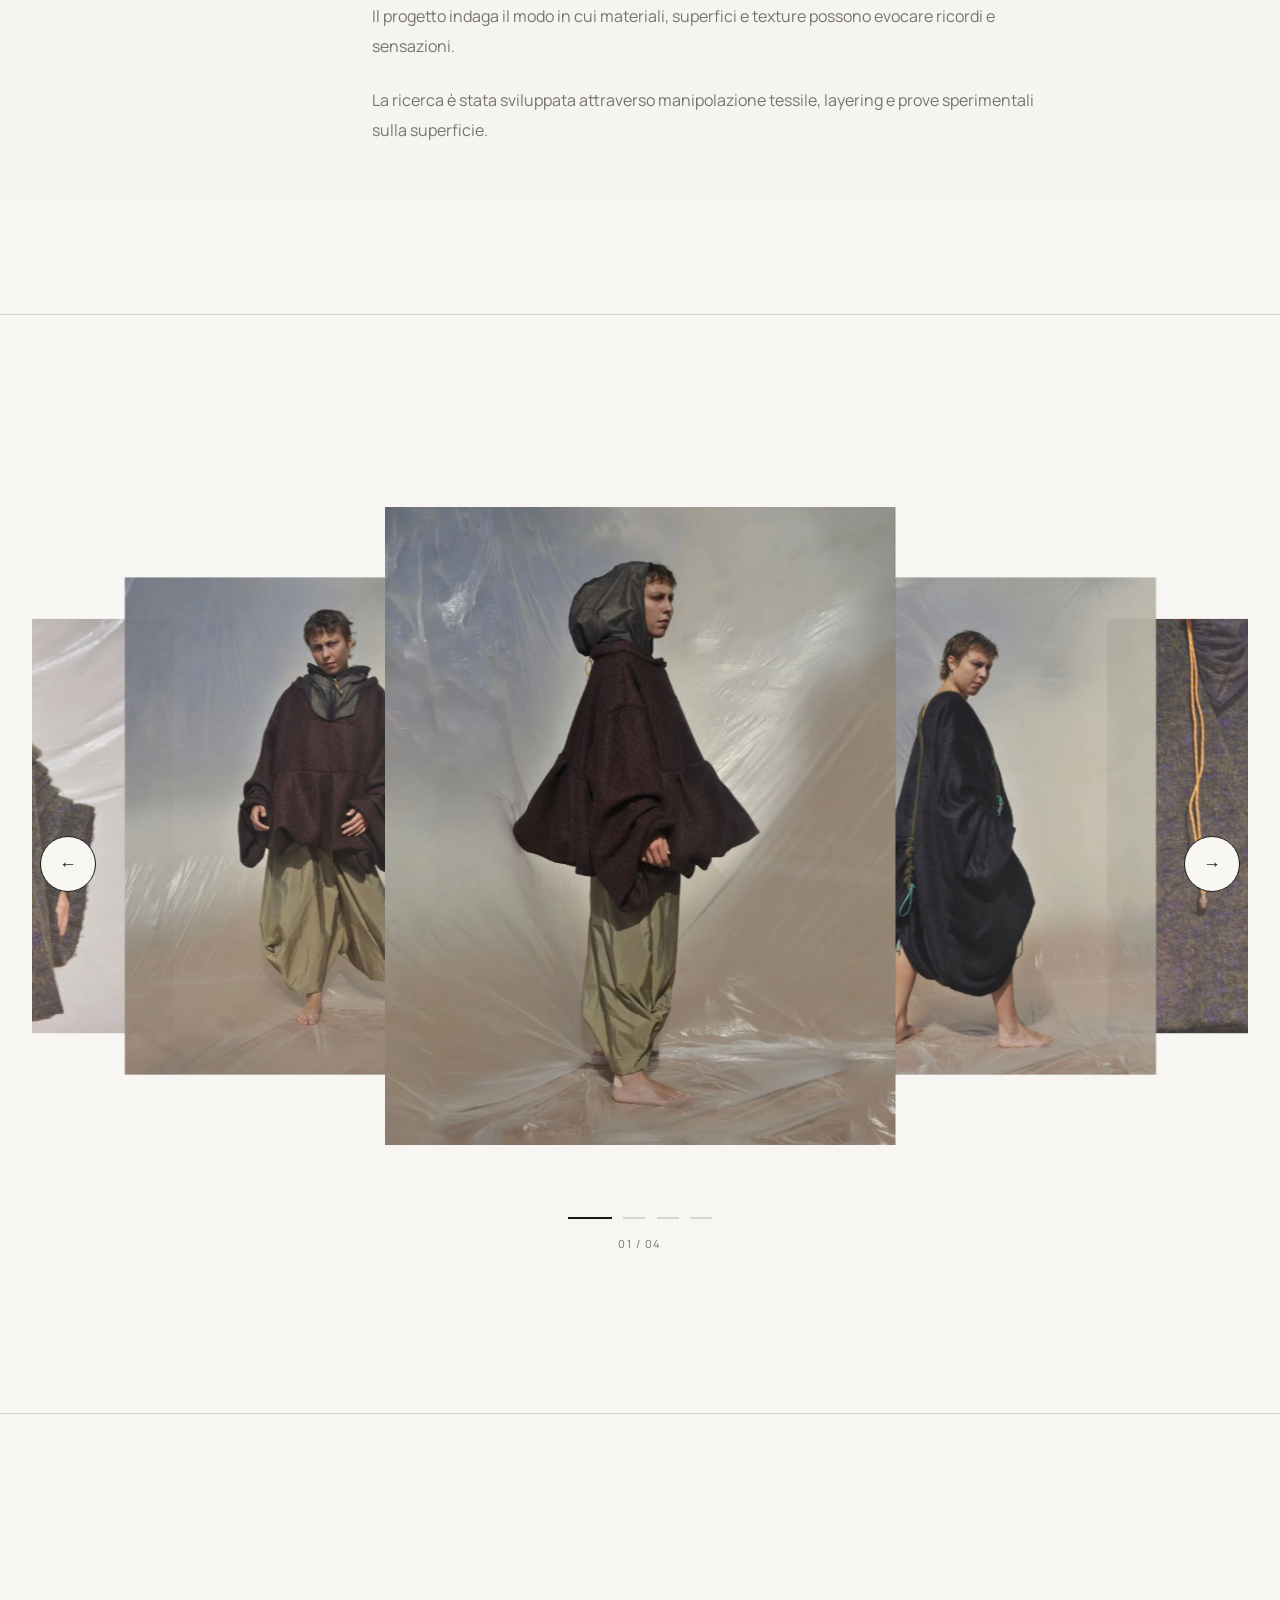
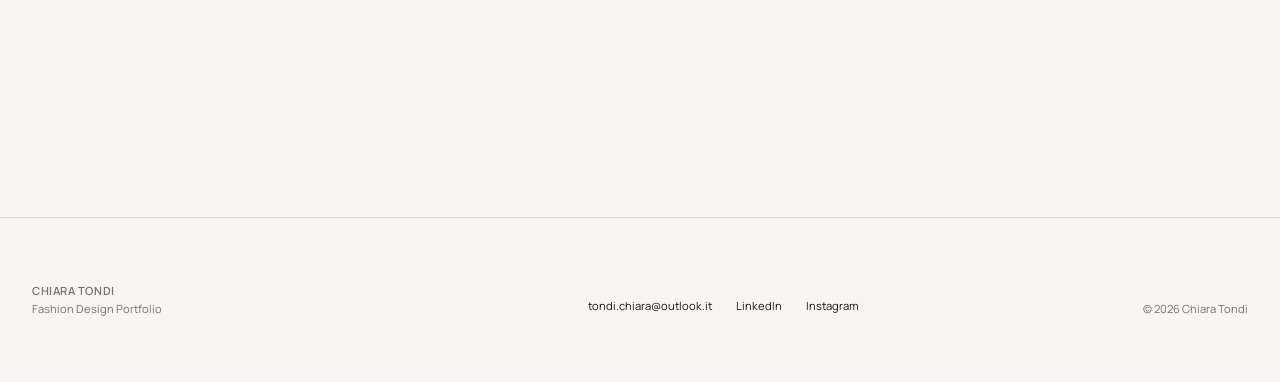
<file: project-02.html>
<!DOCTYPE html>
<html lang="it">
<head>

    <meta charset="UTF-8">

    <meta
        name="viewport"
        content="width=device-width, initial-scale=1.0"
    >

    <meta
        name="description"
        content="A-liquida — textile research project."
    >

    <title>A-liquida — Chiara Tondi</title>

    <script>
        (function () {
            var t = localStorage.getItem("theme");
            if (
                t === "dark" ||
                (!t && window.matchMedia("(prefers-color-scheme: dark)").matches)
            ) {
                document.documentElement.setAttribute("data-theme", "dark");
            }
        })();
    </script>

    <link
        rel="preconnect"
        href="https://fonts.googleapis.com"
    >

    <link
        rel="preconnect"
        href="https://fonts.gstatic.com"
        crossorigin
    >

    <link
        href="https://fonts.googleapis.com/css2?family=Cormorant+Garamond:ital,wght@0,400;0,500;0,600;1,400;1,500&family=Manrope:wght@400;500;600&display=swap"
        rel="stylesheet"
    >

    <link rel="stylesheet" href="css/style.css">

</head>


<body>

    <header class="site-header">

        <div class="container nav-wrapper">

            <a class="logo" href="index.html">
                <img src="images_webp/logo.jpg" alt="Chiara Tondi">
                CHIARA TONDI
            </a>

            <nav aria-label="Navigazione principale">

                <a href="index.html">Home</a>

                <a href="about.html">About</a>

                <a class="active" href="portfolio.html">Portfolio</a>

                <a href="contact.html">Contact</a>

                <button id="theme-toggle" type="button" aria-label="Cambia tema">
                    <svg viewBox="0 0 24 24" fill="none" stroke="currentColor" stroke-width="1.5" stroke-linecap="round" stroke-linejoin="round" aria-hidden="true">
                        <g class="icon-moon">
                            <path d="M21 12.8A9 9 0 1 1 11.2 3a7 7 0 0 0 9.8 9.8z"/>
                        </g>
                        <g class="icon-sun">
                            <circle cx="12" cy="12" r="4"/>
                            <path d="M12 2v2M12 20v2M4.9 4.9l1.4 1.4M17.7 17.7l1.4 1.4M2 12h2M20 12h2M4.9 19.1l1.4-1.4M17.7 6.3l1.4-1.4"/>
                        </g>
                    </svg>
                </button>

            </nav>

        </div>

    </header>


    <main>

        <section class="project-header">

            <div class="container project-header-grid">

                <div>

                    <p class="eyebrow" data-reveal>
                        A.W. Final Collection · 2024
                    </p>

                    <h1>A-liquida</h1>

                </div>


                <div class="project-description">

                    <p data-reveal>
                        Una ricerca tattile sul rapporto tra
                        memoria, superficie e materia.
                    </p>

                    <div class="project-data" data-reveal-stagger>

                        <span>
                            Year
                            <strong>2024</strong>
                        </span>

                        <span>
                            Category
                            <strong>A.W. Final Collection</strong>
                        </span>

                        <span>
                            Techniques
                            <strong>Surface Development</strong>
                        </span>

                    </div>

                </div>

            </div>

        </section>


        <section class="project-hero-image">

            <div class="container">

                <div class="parallax-frame" data-reveal="mask">

                    <img
                        src="images_webp/progetto-2/project-02-cover.webp"
                        alt="A-liquida — immagine principale"
                    >

                </div>

            </div>

        </section>


        <section class="project-story">

            <div class="container project-story-grid">

                <p class="section-number" data-reveal>
                    02 / 04
                </p>

                <div>

                    <h2>
                        Memory translated into
                        <em>material.</em>
                    </h2>

                    <p data-reveal>
                        Il progetto indaga il modo in cui materiali,
                        superfici e texture possono evocare ricordi
                        e sensazioni.
                    </p>

                    <p data-reveal>
                        La ricerca è stata sviluppata attraverso
                        manipolazione tessile, layering e prove
                        sperimentali sulla superficie.
                    </p>

                </div>

            </div>

        </section>


        <section class="project-gallery">

            <div class="container">

                <div class="portfolio-carousel" data-reveal="scale">

                    <button
                        class="carousel-button carousel-prev"
                        type="button"
                        aria-label="Previous image"
                    >
                        ←
                    </button>

                    <div class="carousel-viewport">

                        <div class="carousel-track">

                            <article class="portfolio-card" data-cursor="Drag">
                                <div class="portfolio-image">
                                    <img
                                        src="images_webp/progetto-2/project-02-01.webp"
                                        alt="Dettaglio sul vestito di A-Liquida"
                                    >
                                </div>
                            </article>

                            <article class="portfolio-card" data-cursor="Drag">
                                <div class="portfolio-image">
                                    <img
                                        src="images_webp/progetto-2/project-02-02.webp"
                                        alt="Sperimentazione sui materiali del progetto"
                                    >
                                </div>
                            </article>

                            <article class="portfolio-card" data-cursor="Drag">
                                <div class="portfolio-image">
                                    <img
                                        src="images_webp/progetto-2/project-02-03.webp"
                                        alt="Dettaglio della collezione A-Liquida"
                                    >
                                </div>
                            </article>

                            <article class="portfolio-card" data-cursor="Drag">
                                <div class="portfolio-image">
                                    <img
                                        src="images_webp/progetto-2/project-02-04.webp"
                                        alt="Ricerca visiva del progetto A-liquida"
                                    >
                                </div>
                            </article>

                        </div>

                    </div>

                    <button
                        class="carousel-button carousel-next"
                        type="button"
                        aria-label="Next image"
                    >
                        →
                    </button>

                </div>

            </div>

        </section>


        <section class="next-project">

            <div class="container">

                <p class="eyebrow" data-reveal>
                    Next project
                </p>

                <a href="project-03.html" data-magnetic="0.15">

                    <h2>
                        NeedS
                        <span class="arrow">→</span>
                    </h2>

                </a>

            </div>

        </section>

    </main>


    <footer class="site-footer">

        <div class="container footer-grid">

            <div>

                <p class="footer-name">
                    CHIARA TONDI
                </p>

                <p>
                    Fashion Design Portfolio
                </p>

            </div>

            <div class="footer-links">

                <a href="mailto:tondi.chiara@outlook.it">
                    tondi.chiara@outlook.it
                </a>

                <a
                    href="https://www.linkedin.com/in/chiara-tondi-323119333/"
                    target="_blank"
                    rel="noopener noreferrer"
                >
                    LinkedIn
                </a>

                <a
                    href="https://www.instagram.com/tndchr/"
                    target="_blank"
                    rel="noopener noreferrer"
                >
                    Instagram
                </a>

            </div>

            <p class="copyright">
                © 2026 Chiara Tondi
            </p>

        </div>

    </footer>

<script src="js/navbar.js"></script>
<script src="js/carousel.js"></script>
<script src="js/animations.js"></script>
<script src="js/darkmode.js"></script>

</body>
</html>
</file>
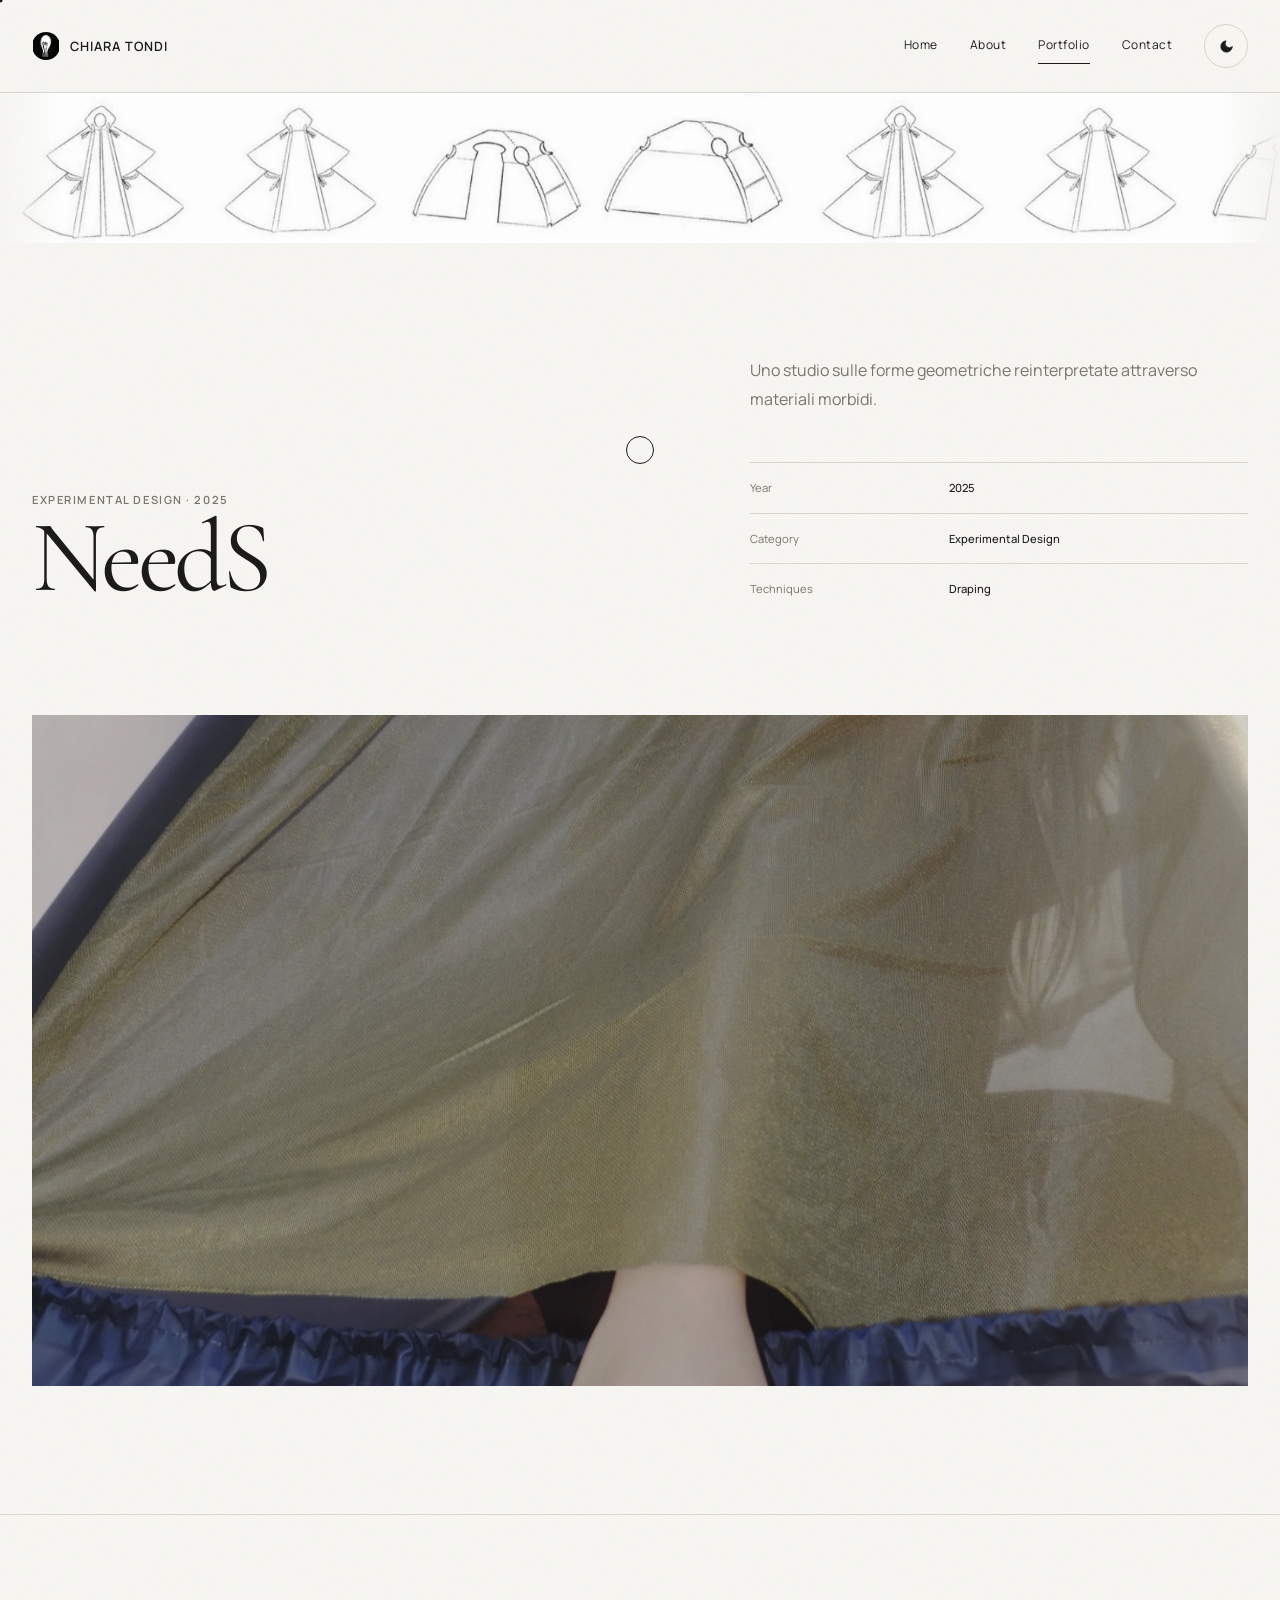
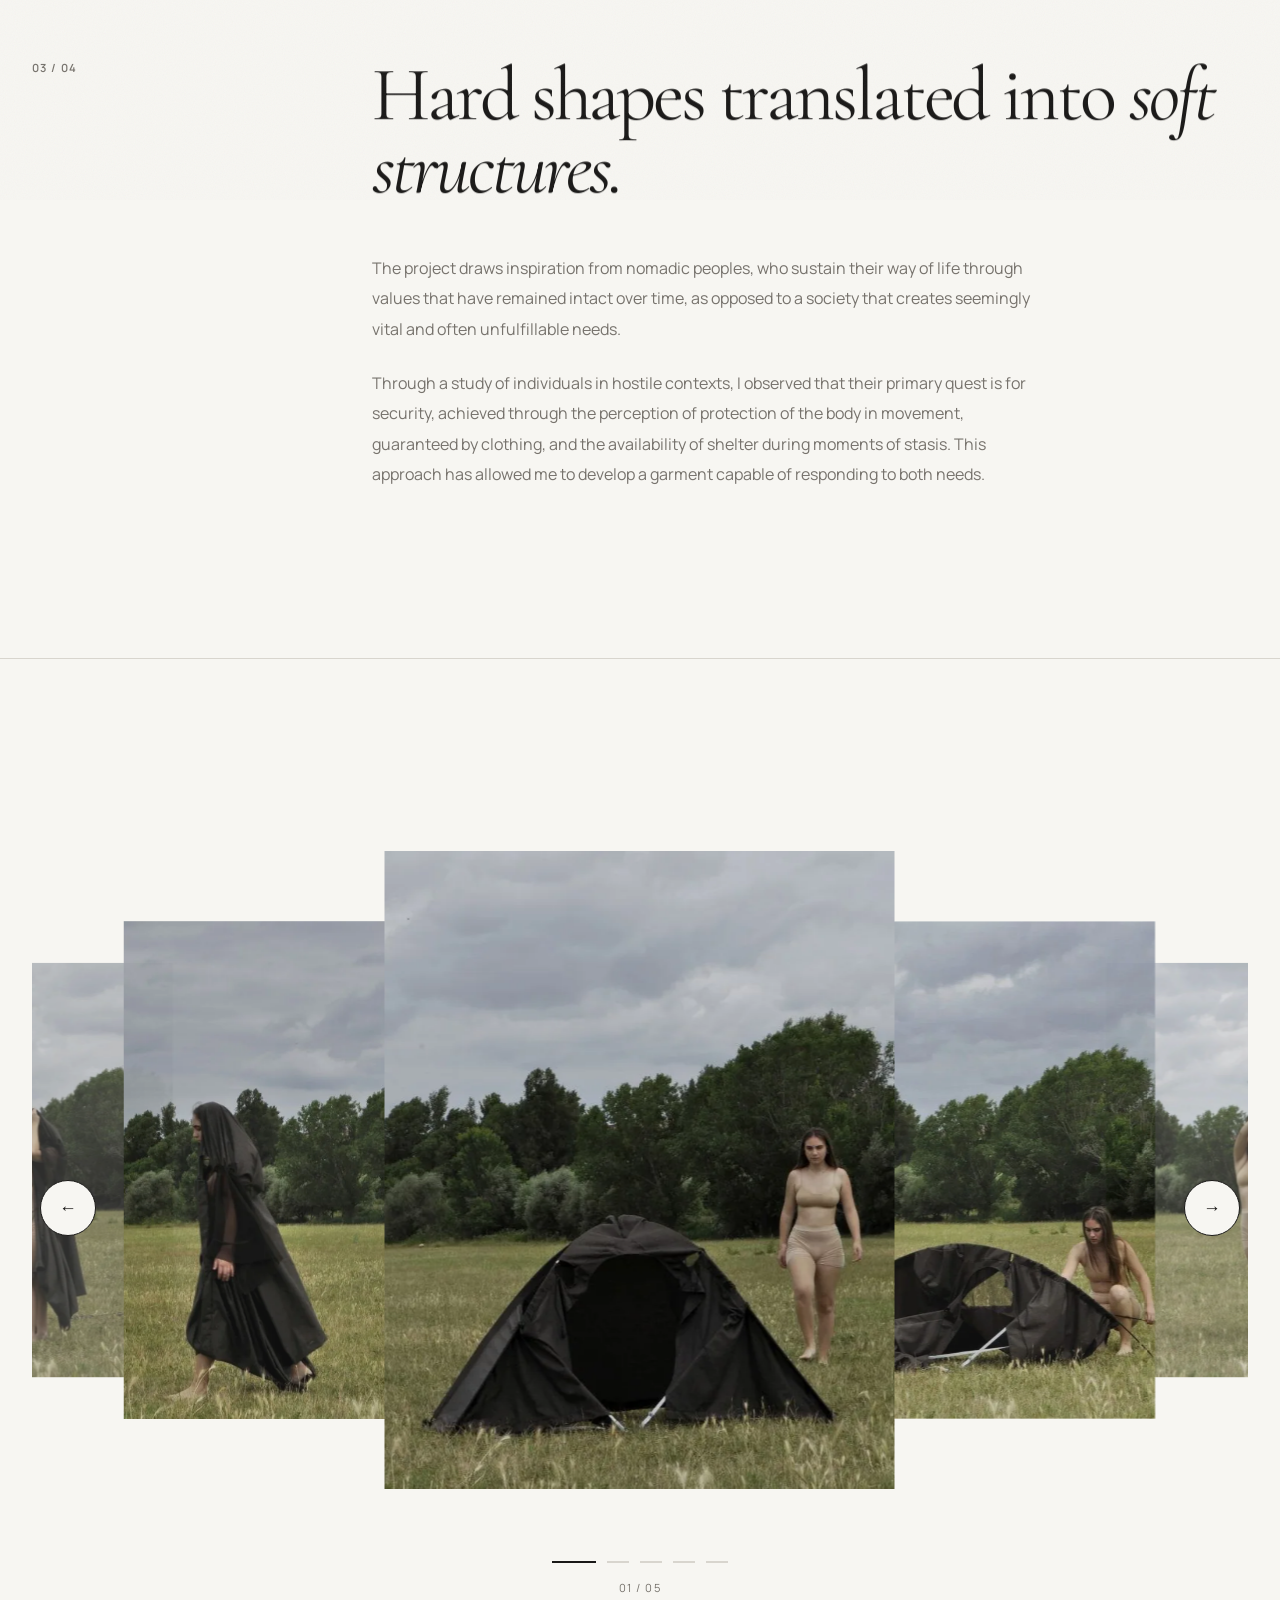
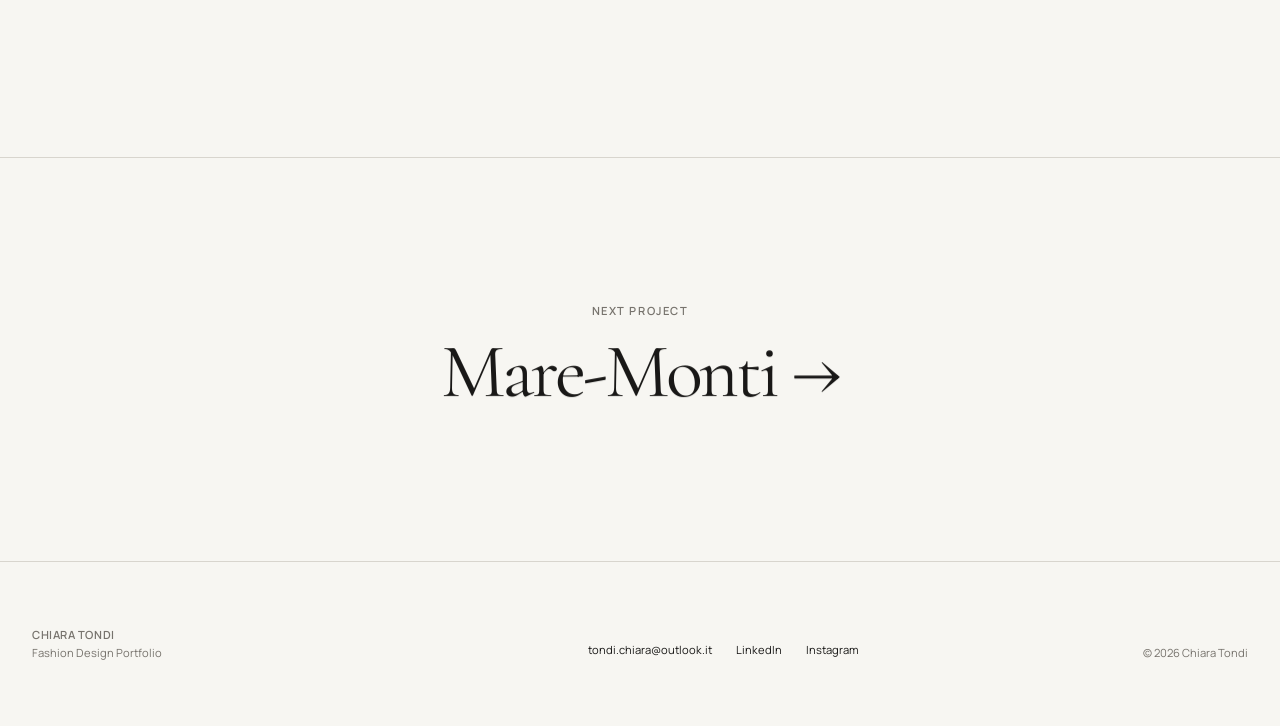
<file: project-03.html>
<!DOCTYPE html>
<html lang="it">
<head>

    <meta charset="UTF-8">

    <meta
        name="viewport"
        content="width=device-width, initial-scale=1.0"
    >

    <meta
        name="description"
        content="NeedS — experimental fashion design project."
    >

    <title>NeedS — Chiara Tondi</title>

    <script>
        (function () {
            var t = localStorage.getItem("theme");
            if (
                t === "dark" ||
                (!t && window.matchMedia("(prefers-color-scheme: dark)").matches)
            ) {
                document.documentElement.setAttribute("data-theme", "dark");
            }
        })();
    </script>

    <link
        rel="preconnect"
        href="https://fonts.googleapis.com"
    >

    <link
        rel="preconnect"
        href="https://fonts.gstatic.com"
        crossorigin
    >

    <link
        href="https://fonts.googleapis.com/css2?family=Cormorant+Garamond:ital,wght@0,400;0,500;0,600;1,400;1,500&family=Manrope:wght@400;500;600&display=swap"
        rel="stylesheet"
    >

    <link rel="stylesheet" href="css/style.css">

</head>


<body>

    <header class="site-header">

        <div class="container nav-wrapper">

            <a class="logo" href="index.html">
                <img src="images_webp/logo.jpg" alt="Chiara Tondi">
                CHIARA TONDI
            </a>

            <nav aria-label="Navigazione principale">

                <a href="index.html">Home</a>

                <a href="about.html">About</a>

                <a class="active" href="portfolio.html">Portfolio</a>

                <a href="contact.html">Contact</a>

                <button id="theme-toggle" type="button" aria-label="Cambia tema">
                    <svg viewBox="0 0 24 24" fill="none" stroke="currentColor" stroke-width="1.5" stroke-linecap="round" stroke-linejoin="round" aria-hidden="true">
                        <g class="icon-moon">
                            <path d="M21 12.8A9 9 0 1 1 11.2 3a7 7 0 0 0 9.8 9.8z"/>
                        </g>
                        <g class="icon-sun">
                            <circle cx="12" cy="12" r="4"/>
                            <path d="M12 2v2M12 20v2M4.9 4.9l1.4 1.4M17.7 17.7l1.4 1.4M2 12h2M20 12h2M4.9 19.1l1.4-1.4M17.7 6.3l1.4-1.4"/>
                        </g>
                    </svg>
                </button>

            </nav>

        </div>

    </header>


    <main>
        <section class="loop-carousel">
            <div class="loop-track">

                <div class="loop-item"><img src="images_webp/progetto-3/disegno4.webp" alt="Dettaglio filato"></div>
                <div class="loop-item"><img src="images_webp/progetto-3/disegno3.webp" alt="Modella zaino"></div>
                <div class="loop-item"><img src="images_webp/progetto-3/disegno2.webp" alt="Texture maglieria"></div>
                <div class="loop-item"><img src="images_webp/progetto-3/disegno1.webp" alt="Dettaglio zaino blu"></div>
                
                <div class="loop-item"><img src="images_webp/progetto-3/disegno4.webp" alt="Dettaglio filato"></div>
                <div class="loop-item"><img src="images_webp/progetto-3/disegno3.webp" alt="Modella zaino"></div>
                <div class="loop-item"><img src="images_webp/progetto-3/disegno2.webp" alt="Texture maglieria"></div>
                <div class="loop-item"><img src="images_webp/progetto-3/disegno1.webp" alt="Dettaglio zaino blu"></div>

                <div class="loop-item"><img src="images_webp/progetto-3/disegno4.webp" alt="Dettaglio filato"></div>
                <div class="loop-item"><img src="images_webp/progetto-3/disegno3.webp" alt="Modella zaino"></div>
                <div class="loop-item"><img src="images_webp/progetto-3/disegno2.webp" alt="Texture maglieria"></div>
                <div class="loop-item"><img src="images_webp/progetto-3/disegno1.webp" alt="Dettaglio zaino blu"></div>

                <div class="loop-item"><img src="images_webp/progetto-3/disegno4.webp" alt="Dettaglio filato"></div>
                <div class="loop-item"><img src="images_webp/progetto-3/disegno3.webp" alt="Modella zaino"></div>
                <div class="loop-item"><img src="images_webp/progetto-3/disegno2.webp" alt="Texture maglieria"></div>
                <div class="loop-item"><img src="images_webp/progetto-3/disegno1.webp" alt="Dettaglio zaino blu"></div>
            
            </div>
        </section>

        <section class="project-header">

            <div class="container project-header-grid">

                <div>

                    <p class="eyebrow" data-reveal>
                        Experimental Design · 2025
                    </p>

                    <h1>NeedS</h1>

                </div>


                <div class="project-description">

                    <p data-reveal>
                        Uno studio sulle forme geometriche
                        reinterpretate attraverso materiali morbidi.
                    </p>

                    <div class="project-data" data-reveal-stagger>

                        <span>
                            Year
                            <strong>2025</strong>
                        </span>

                        <span>
                            Category
                            <strong>Experimental Design</strong>
                        </span>

                        <span>
                            Techniques
                            <strong>Draping</strong>
                        </span>

                    </div>

                </div>

            </div>

        </section>


        <section class="project-hero-image">

            <div class="container">

                <div class="parallax-frame" data-reveal="mask">

                    <img
                        src="images_webp/progetto-3/project-03-cover.webp"
                        alt="NeedS — immagine principale"
                    >

                </div>

            </div>

        </section>


        <section class="project-story">

            <div class="container project-story-grid">

                <p class="section-number" data-reveal>
                    03 / 04
                </p>

                <div>

                    <h2>
                        Hard shapes translated into
                        <em>soft structures.</em>
                    </h2>

                    <p data-reveal>
                        The project draws inspiration from nomadic peoples, who sustain their way of life through values that have remained intact over time, as opposed to a society that creates seemingly vital and often unfulfillable needs.
                    </p>

                    <p data-reveal>
                        Through a study of individuals in hostile contexts, I observed that their primary quest is for security, achieved through the perception of protection of the body in movement, guaranteed by clothing, and the availability of shelter during moments of stasis. This approach has allowed me to develop a garment capable of responding to both needs.
                    </p>

                </div>

            </div>

        </section>


        <section class="project-gallery">

            <div class="container">

                <div class="portfolio-carousel" data-reveal="scale">

                    <button
                        class="carousel-button carousel-prev"
                        type="button"
                        aria-label="Previous image"
                    >
                        ←
                    </button>

                    <div class="carousel-viewport">

                        <div class="carousel-track">

                            <article class="portfolio-card" data-cursor="Drag">
                                <div class="portfolio-image">
                                    <img
                                        src="images_webp/progetto-3/project-03-01.webp"
                                        alt="Vestito-tenda fase 1"
                                    >
                                </div>
                            </article>

                            <article class="portfolio-card" data-cursor="Drag">
                                <div class="portfolio-image">
                                    <img
                                        src="images_webp/progetto-3/project-03-02.webp"
                                        alt="Vestito-tenda fase 2"
                                    >
                                </div>
                            </article>

                            <article class="portfolio-card" data-cursor="Drag">
                                <div class="portfolio-image">
                                    <img
                                        src="images_webp/progetto-3/project-03-03.webp"
                                        alt="Vestito-tenda fase 3"
                                    >
                                </div>
                            </article>

                            <article class="portfolio-card" data-cursor="Drag">
                                <div class="portfolio-image">
                                    <img
                                        src="images_webp/progetto-3/project-03-04.webp"
                                        alt="Vestito-tenda fase 4"
                                    >
                                </div>
                            </article>

                            <article class="portfolio-card" data-cursor="Drag">
                                <div class="portfolio-image">
                                    <img
                                        src="images_webp/progetto-3/project-03-05.webp"
                                        alt="Vestito-tenda fase 5"
                                    >
                                </div>
                            </article>

                        </div>

                    </div>

                    <button
                        class="carousel-button carousel-next"
                        type="button"
                        aria-label="Next image"
                    >
                        →
                    </button>

                </div>

            </div>

        </section>


        <section class="next-project">

            <div class="container">

                <p class="eyebrow" data-reveal>
                    Next project
                </p>

                <a href="project-04.html" data-magnetic="0.15">

                    <h2>
                        Mare-Monti
                        <span class="arrow">→</span>
                    </h2>

                </a>

            </div>

        </section>

    </main>


    <footer class="site-footer">

        <div class="container footer-grid">

            <div>

                <p class="footer-name">
                    CHIARA TONDI
                </p>

                <p>
                    Fashion Design Portfolio
                </p>

            </div>

            <div class="footer-links">

                <a href="mailto:tondi.chiara@outlook.it">
                    tondi.chiara@outlook.it
                </a>

                <a
                    href="https://www.linkedin.com/in/chiara-tondi-323119333/"
                    target="_blank"
                    rel="noopener noreferrer"
                >
                    LinkedIn
                </a>

                <a
                    href="https://www.instagram.com/tndchr/"
                    target="_blank"
                    rel="noopener noreferrer"
                >
                    Instagram
                </a>

            </div>

            <p class="copyright">
                © 2026 Chiara Tondi
            </p>

        </div>

    </footer>

<script src="js/navbar.js"></script>
<script src="js/carousel.js"></script>
<script src="js/animations.js"></script>
<script src="js/darkmode.js"></script>

</body>
</html>
</file>
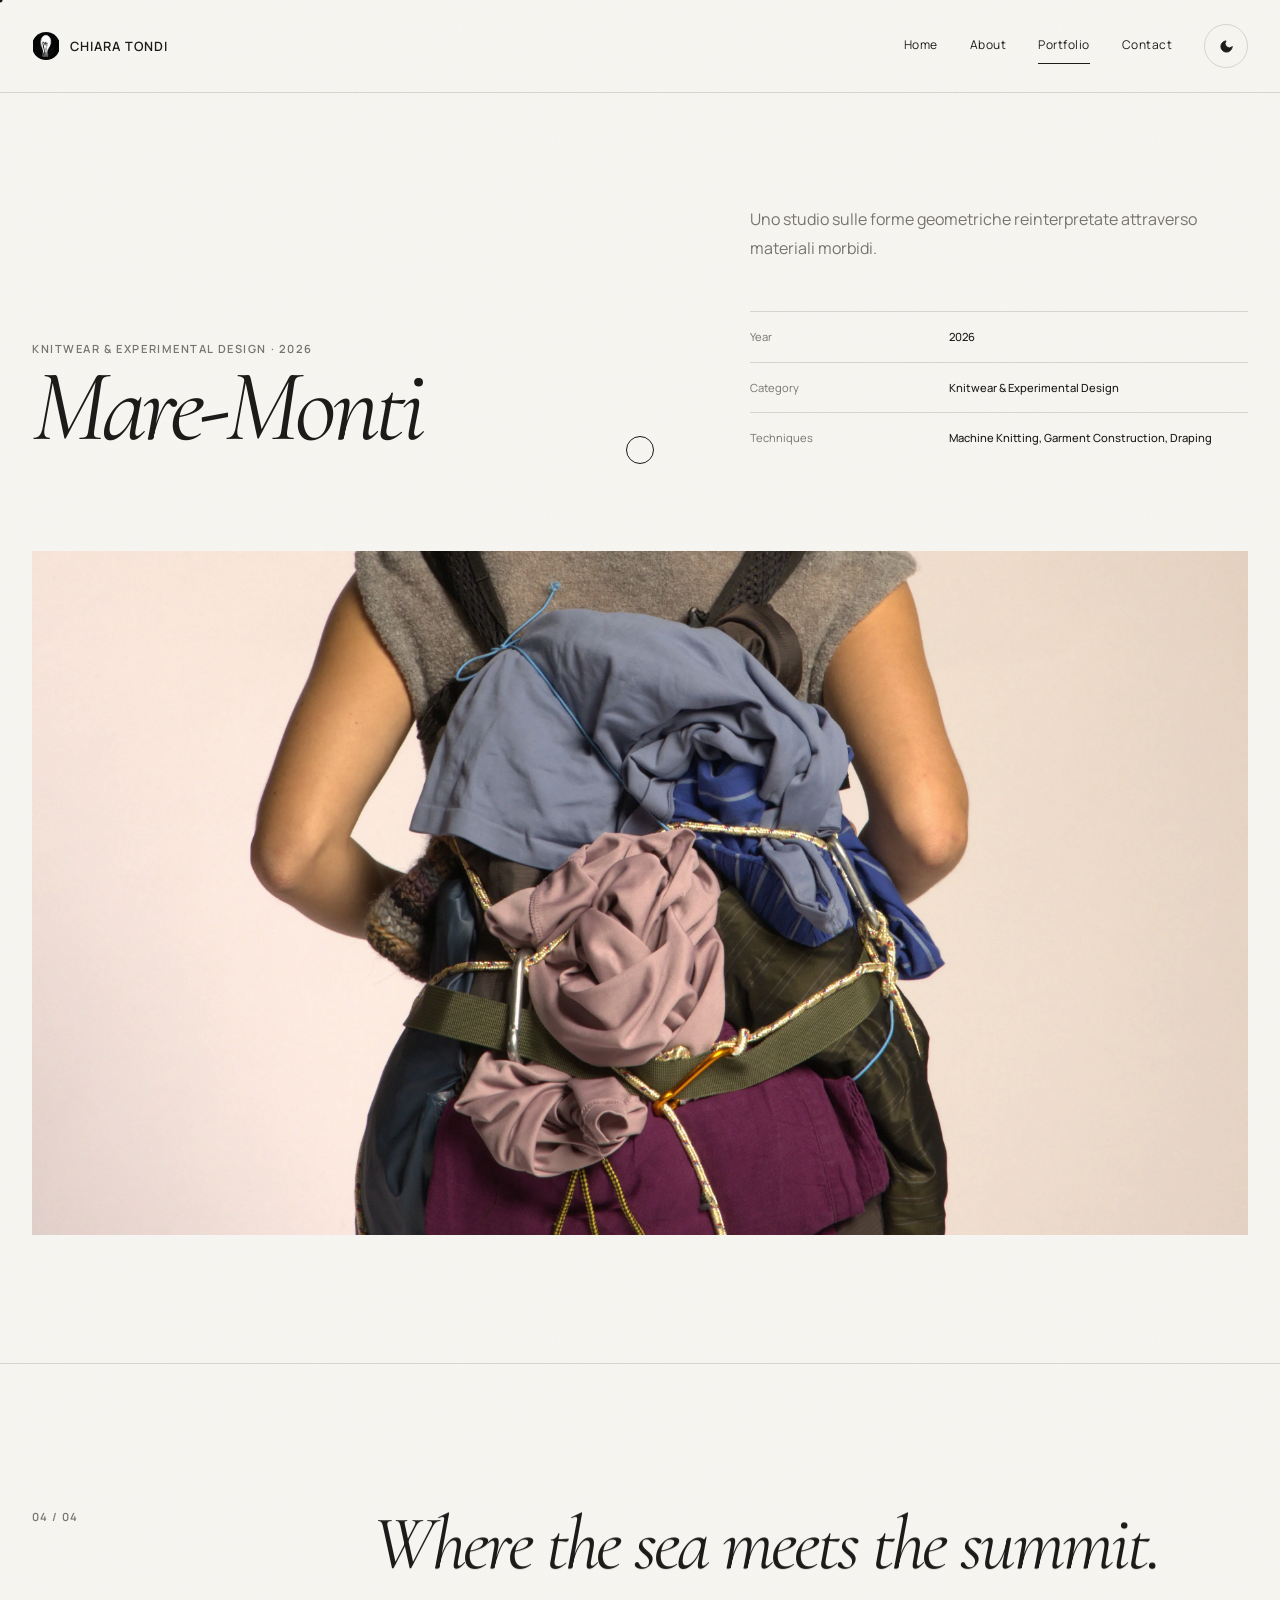
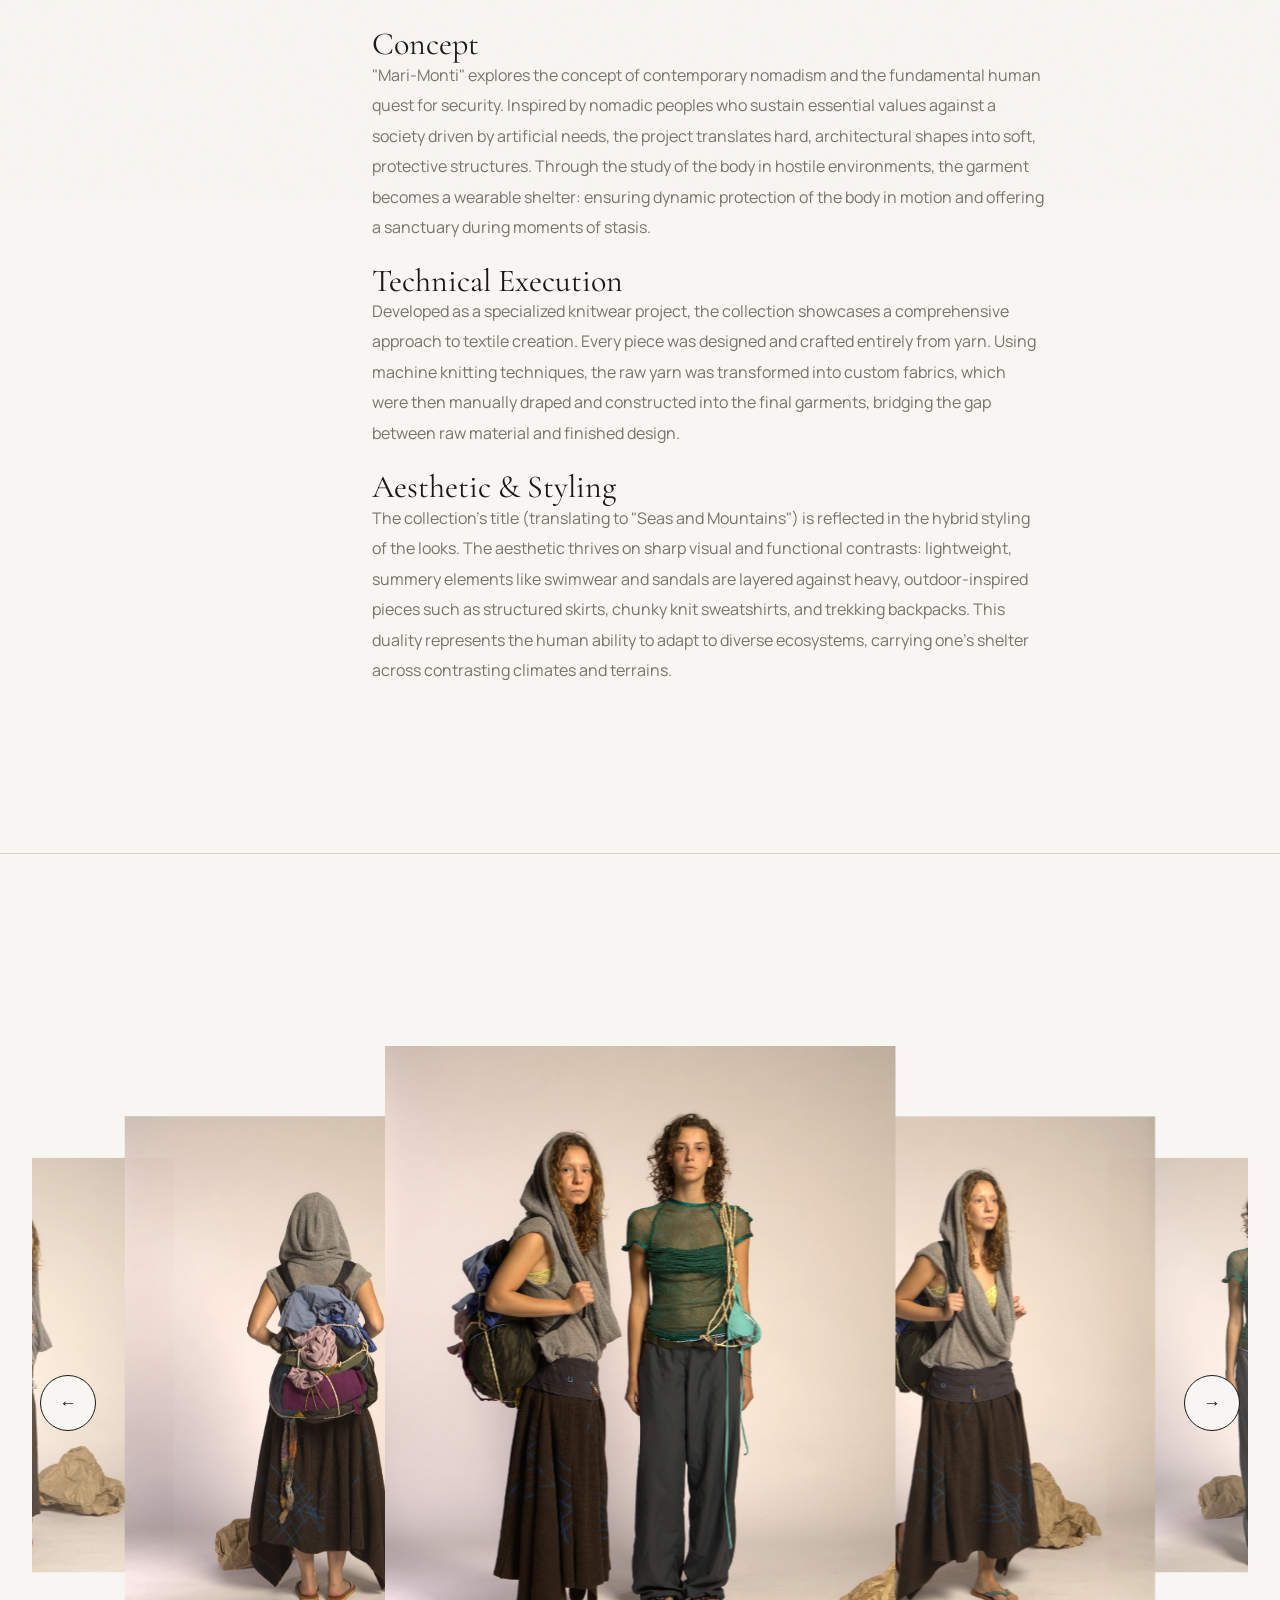
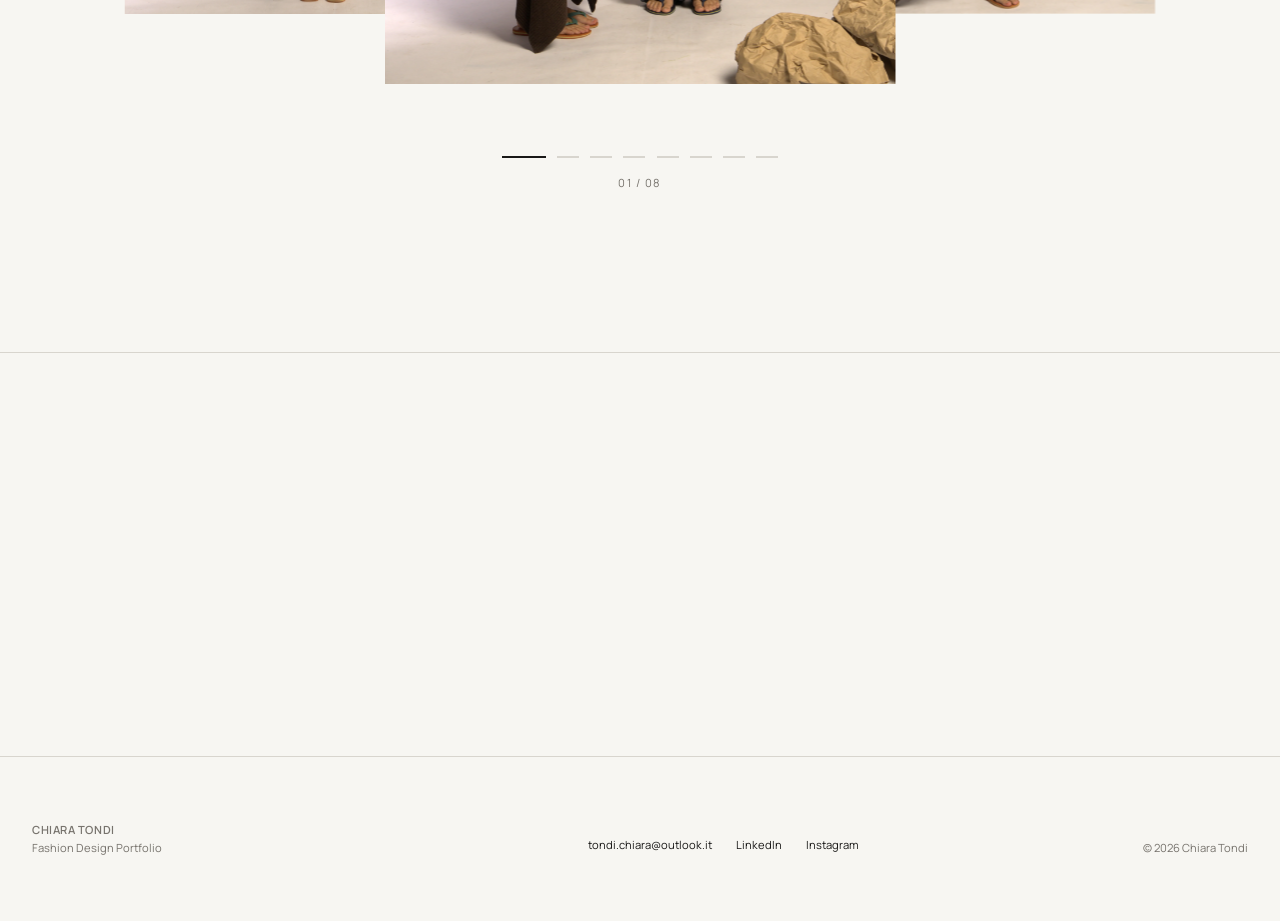
<file: project-04.html>
<!DOCTYPE html>
<html lang="it">
<head>

    <meta charset="UTF-8">

    <meta
        name="viewport"
        content="width=device-width, initial-scale=1.0"
    >

    <meta
        name="description"
        content="Mare-Monti — experimental fashion design project."
    >

    <title>Mare-Monti — Chiara Tondi</title>

    <script>
        (function () {
            var t = localStorage.getItem("theme");
            if (
                t === "dark" ||
                (!t && window.matchMedia("(prefers-color-scheme: dark)").matches)
            ) {
                document.documentElement.setAttribute("data-theme", "dark");
            }
        })();
    </script>

    <link
        rel="preconnect"
        href="https://fonts.googleapis.com"
    >

    <link
        rel="preconnect"
        href="https://fonts.gstatic.com"
        crossorigin
    >

    <link
        href="https://fonts.googleapis.com/css2?family=Cormorant+Garamond:ital,wght@0,400;0,500;0,600;1,400;1,500&family=Manrope:wght@400;500;600&display=swap"
        rel="stylesheet"
    >

    <link rel="stylesheet" href="css/style.css">

</head>


<body>

    <header class="site-header">

        <div class="container nav-wrapper">

            <a class="logo" href="index.html">
                <img src="images_webp/logo.jpg" alt="Chiara Tondi">
                CHIARA TONDI
            </a>

            <nav aria-label="Navigazione principale">

                <a href="index.html">Home</a>

                <a href="about.html">About</a>

                <a class="active" href="portfolio.html">Portfolio</a>

                <a href="contact.html">Contact</a>

                <button id="theme-toggle" type="button" aria-label="Cambia tema">
                    <svg viewBox="0 0 24 24" fill="none" stroke="currentColor" stroke-width="1.5" stroke-linecap="round" stroke-linejoin="round" aria-hidden="true">
                        <g class="icon-moon">
                            <path d="M21 12.8A9 9 0 1 1 11.2 3a7 7 0 0 0 9.8 9.8z"/>
                        </g>
                        <g class="icon-sun">
                            <circle cx="12" cy="12" r="4"/>
                            <path d="M12 2v2M12 20v2M4.9 4.9l1.4 1.4M17.7 17.7l1.4 1.4M2 12h2M20 12h2M4.9 19.1l1.4-1.4M17.7 6.3l1.4-1.4"/>
                        </g>
                    </svg>
                </button>

            </nav>

        </div>

    </header>


    <main>

        <section class="project-header">

            <div class="container project-header-grid">

                <div>

                    <p class="eyebrow" data-reveal>
                        Knitwear & Experimental Design · 2026
                    </p>

                    <h1>
                        <em>Mare-Monti</em></h1>

                </div>


                <div class="project-description">

                    <p data-reveal>
                        Uno studio sulle forme geometriche
                        reinterpretate attraverso materiali morbidi.
                    </p>

                    <div class="project-data" data-reveal-stagger>

                        <span>
                            Year
                            <strong>2026</strong>
                        </span>

                        <span>
                            Category
                            <strong>Knitwear & Experimental Design</strong>
                        </span>

                        <span>
                            Techniques
                            <strong>Machine Knitting, Garment Construction, Draping</strong>
                        </span>

                    </div>

                </div>

            </div>

        </section>


        <section class="project-hero-image">

            <div class="container">

                <div class="parallax-frame" data-reveal="mask">

                    <img
                        src="images_webp/progetto-4/project-04-cover3.webp"
                        alt="Zaino"
                    >

                </div>

            </div>

        </section>


        <section class="project-story">

            <div class="container project-story-grid">

                <p class="section-number" data-reveal>
                    04 / 04
                </p>

                <div>

                    <h2>
                        <em>Where the sea meets the summit.</em>
                    </h2>
                    <h3>
                        Concept
                    </h3>

                    <p data-reveal>
                        "Mari-Monti" explores the concept of contemporary nomadism and the fundamental human quest for security. Inspired by nomadic peoples who sustain essential values against a society driven by artificial needs, the project translates hard, architectural shapes into soft, protective structures. Through the study of the body in hostile environments, the garment becomes a wearable shelter: ensuring dynamic protection of the body in motion and offering a sanctuary during moments of stasis.                    
                    </p>        
                    <h3>
                        Technical Execution
                    </h3>             
                    <p data-reveal>
                        Developed as a specialized knitwear project, the collection showcases a comprehensive approach to textile creation. Every piece was designed and crafted entirely from yarn. Using machine knitting techniques, the raw yarn was transformed into custom fabrics, which were then manually draped and constructed into the final garments, bridging the gap between raw material and finished design.
                    </p>      
                    <h3>
                        Aesthetic & Styling
                    </h3>             
                    <p data-reveal>
                        The collection's title (translating to "Seas and Mountains") is reflected in the hybrid styling of the looks. The aesthetic thrives on sharp visual and functional contrasts: lightweight, summery elements like swimwear and sandals are layered against heavy, outdoor-inspired pieces such as structured skirts, chunky knit sweatshirts, and trekking backpacks. This duality represents the human ability to adapt to diverse ecosystems, carrying one's shelter across contrasting climates and terrains.
                    </p>

                </div>

            </div>

        </section>


        <section class="project-gallery">

            <div class="container">

                <div class="portfolio-carousel" data-reveal="scale">

                    <button
                        class="carousel-button carousel-prev"
                        type="button"
                        aria-label="Previous image"
                    >
                        ←
                    </button>

                    <div class="carousel-viewport">

                        <div class="carousel-track">

                            <article class="portfolio-card" data-cursor="Drag">
                                <div class="portfolio-image">
                                    <img
                                        src="images_webp/progetto-4/project-04-01.webp"
                                        alt="Foto maglieria 1"
                                    >
                                </div>
                            </article>

                            <article class="portfolio-card" data-cursor="Drag">
                                <div class="portfolio-image">
                                    <img
                                        src="images_webp/progetto-4/project-04-02.webp"
                                        alt="Foto maglieria 2"
                                    >
                                </div>
                            </article>

                            <article class="portfolio-card" data-cursor="Drag">
                                <div class="portfolio-image">
                                    <img
                                        src="images_webp/progetto-4/project-04-03.webp"
                                        alt="Foto maglieria 3"
                                    >
                                </div>
                            </article>

                            <article class="portfolio-card" data-cursor="Drag">
                                <div class="portfolio-image">
                                    <img
                                        src="images_webp/progetto-4/project-04-04.webp"
                                        alt="Foto maglieria 4"
                                    >
                                </div>
                            </article>

                            <article class="portfolio-card" data-cursor="Drag">
                                <div class="portfolio-image">
                                    <img
                                        src="images_webp/progetto-4/project-04-05.webp"
                                        alt="Foto maglieria 5"
                                    >
                                </div>
                            </article>

                            <article class="portfolio-card" data-cursor="Drag">
                                <div class="portfolio-image">
                                    <img
                                        src="images_webp/progetto-4/project-04-06.webp"
                                        alt="Foto maglieria 6"
                                    >
                                </div>
                            </article>

                            <article class="portfolio-card" data-cursor="Drag">
                                <div class="portfolio-image">
                                    <img
                                        src="images_webp/progetto-4/project-04-07.webp"
                                        alt="Foto maglieria 7"
                                    >
                                </div>
                            </article>

                            <article class="portfolio-card" data-cursor="Drag">
                                <div class="portfolio-image">
                                    <img
                                        src="images_webp/progetto-4/project-04-08.webp"
                                        alt="Foto maglieria 8"
                                    >
                                </div>
                            </article>

                        </div>

                    </div>

                    <button
                        class="carousel-button carousel-next"
                        type="button"
                        aria-label="Next image"
                    >
                        →
                    </button>

                </div>

            </div>

        </section>


        <section class="next-project">

            <div class="container">

                <p class="eyebrow" data-reveal>
                    Start a conversation
                </p>

                <a href="contact.html" data-magnetic="0.15">

                    <h2>
                        Let's talk
                        <span class="arrow">→</span>
                    </h2>

                </a>

            </div>

        </section>

    </main>


    <footer class="site-footer">

        <div class="container footer-grid">

            <div>

                <p class="footer-name">
                    CHIARA TONDI
                </p>

                <p>
                    Fashion Design Portfolio
                </p>

            </div>

            <div class="footer-links">

                <a href="mailto:tondi.chiara@outlook.it">
                    tondi.chiara@outlook.it
                </a>

                <a
                    href="https://www.linkedin.com/in/chiara-tondi-323119333/"
                    target="_blank"
                    rel="noopener noreferrer"
                >
                    LinkedIn
                </a>

                <a
                    href="https://www.instagram.com/tndchr/"
                    target="_blank"
                    rel="noopener noreferrer"
                >
                    Instagram
                </a>

            </div>

            <p class="copyright">
                © 2026 Chiara Tondi
            </p>

        </div>

    </footer>

<script src="js/navbar.js"></script>
<script src="js/carousel.js"></script>
<script src="js/animations.js"></script>
<script src="js/darkmode.js"></script>

</body>
</html>
</file>
<file: css/style.css>
/* Registra le custom properties così sono animabili via transition */
@property --zoom {
    syntax: "<number>";
    inherits: false;
    initial-value: 1.15;
}

@property --py {
    syntax: "<length>";
    inherits: false;
    initial-value: 0px;
}


/* ========================================
   1. RESET
======================================== */

* {
    margin: 0;
    padding: 0;
    box-sizing: border-box;
}

html {
    scroll-behavior: smooth;
}

body {
    font-family: "Manrope", sans-serif;
    background: var(--background);
    color: var(--text);
    line-height: 1.6;
}

img {
    display: block;
    width: 100%;
}

a {
    color: inherit;
    text-decoration: none;
}

button,
a {
    -webkit-tap-highlight-color: transparent;
}


/* ========================================
   2. VARIABLES
======================================== */

:root {
    --background: #f7f6f2;
    --text: #191817;
    --muted: #77736d;
    --border: #d8d5ce;
    --white: #ffffff;
    --surface: #ece9e1;

    --serif: "Cormorant Garamond", Georgia, serif;
    --sans: "Manrope", Arial, sans-serif;

    --max-width: 1400px;

    --space-xs: 0.5rem;
    --space-sm: 1rem;
    --space-md: 2rem;
    --space-lg: 5rem;
    --space-xl: 9rem;

    /* Sistema di easing condiviso */
    --ease-out-expo: cubic-bezier(0.19, 1, 0.22, 1);
    --ease-out-quart: cubic-bezier(0.165, 0.84, 0.44, 1);
    --ease-out-quad: cubic-bezier(0.25, 0.46, 0.45, 0.94);
    --ease-smooth: cubic-bezier(0.25, 1, 0.5, 1);
    --ease-in-out: cubic-bezier(0.45, 0.05, 0.55, 0.95);
}


/* ========================================
   3. GLOBAL
======================================== */

body {
    overflow-x: hidden;
}

.container {
    width: min(
        calc(100% - 4rem),
        var(--max-width)
    );

    margin-inline: auto;
}

::selection {
    background: var(--text);
    color: var(--background);
}


/* ========================================
   4. TYPOGRAPHY
======================================== */

h1,
h2,
h3 {
    font-family: var(--serif);
    font-weight: 400;
    line-height: 0.95;
}

h1 {
    font-size: clamp(
        4rem,
        8vw,
        9rem
    );

    letter-spacing: -0.045em;
}

h2 {
    font-size: clamp(
        3rem,
        6vw,
        6rem
    );

    letter-spacing: -0.04em;
}

h3 {
    font-size: 2rem;
}

em {
    font-style: italic;
}

.eyebrow {
    font-family: var(--sans);
    font-size: 0.7rem;
    font-weight: 600;
    letter-spacing: 0.14em;
    text-transform: uppercase;
    color: var(--muted);
}

.section-number {
    font-family: var(--sans);
    font-size: 0.7rem;
    font-weight: 600;
    letter-spacing: 0.12em;
    color: var(--muted);
}


/* ========================================
   5. SPLIT LINES (mask reveal delle headline)
   JS avvolge ogni riga in .line > .line-inner
======================================== */

.split-lines .line {
    display: block;
    overflow: hidden;
    /* piccolo padding per non tagliare discendenti e corsivi */
    padding: 0.06em 0.05em 0.12em;
    margin: -0.06em -0.05em -0.12em;
}

.split-lines .line-inner {
    display: block;
    transform: translateY(115%);
    will-change: transform;
    transition:
        transform 1.1s var(--ease-out-expo);
    transition-delay: calc(var(--i, 0) * 90ms + var(--d, 0ms));
}

.split-lines.is-visible .line-inner {
    transform: translateY(0);
}


/* ========================================
   6. SCROLL REVEAL
======================================== */

[data-reveal],
.reveal {
    opacity: 0;
    transform: translateY(40px);
    transition:
        opacity 0.9s var(--ease-out-quart),
        transform 0.9s var(--ease-out-quart);
    transition-delay: var(--d, 0ms);
    will-change: opacity, transform;
}

[data-reveal="left"] {
    transform: translateX(-40px);
}

[data-reveal="right"] {
    transform: translateX(40px);
}

[data-reveal="scale"] {
    transform: scale(0.96) translateY(30px);
}

[data-reveal].is-visible,
.reveal.is-visible {
    opacity: 1;
    transform: none;
}

/* Reveal con maschera per le immagini.
   Il clip-path va sull'IMG, non sul contenitore:
   Chromium lo includerebbe nel calcolo di
   IntersectionObserver e l'elemento risulterebbe
   sempre "non visibile". */
[data-reveal="mask"] {
    opacity: 1;
    transform: none;
    transition: none;
}

[data-reveal="mask"] img {
    clip-path: inset(0 0 100% 0);
}

[data-reveal="mask"].is-visible img {
    clip-path: inset(0 0 0% 0);
}

.parallax-frame img {
    transition:
        clip-path 1.2s var(--ease-out-expo);
    transition-delay: var(--d, 0ms);
}


/* ========================================
   7. HEADER
======================================== */

.site-header {
    position: sticky;
    top: 0;
    z-index: 1000;

    padding: 1.5rem 0;

    border-bottom: 1px solid var(--border);

    background: var(--background);

    transform: translateY(0);

    transition:
        transform 0.35s var(--ease-in-out),
        opacity 0.35s var(--ease-in-out),
        background-color 0.4s ease;
}

.site-header.header-hidden {
    transform: translateY(-100%);
    opacity: 0;
    pointer-events: none;
}

.nav-wrapper {
    display: flex;
    justify-content: space-between;
    align-items: center;
    gap: 2rem;
}

.logo {
    display: flex;
    align-items: center;
    gap: 10px;

    font-family: var(--sans);
    font-size: 0.8rem;
    font-weight: 600;
    letter-spacing: 0.08em;
}

.logo img {
    width: 28px;
    height: 28px;
    object-fit: contain;
    border-radius: 100%;
}

nav {
    display: flex;
    align-items: center;
    gap: 2rem;
}

nav > a {
    position: relative;

    font-size: 0.75rem;
    letter-spacing: 0.04em;

    padding-bottom: 0.15rem;

    transition:
        opacity 0.25s ease;
}

nav > a:hover {
    opacity: 0.55;
}

/* Underline animata sui link di navigazione */
nav > a::after {
    content: "";

    position: absolute;

    bottom: -0.45rem;
    left: 0;

    width: 100%;
    height: 1px;

    background: var(--text);

    transform: scaleX(0);
    transform-origin: right;

    transition:
        transform 0.4s var(--ease-out-expo);
}

nav > a:hover::after,
nav > a.active::after {
    transform: scaleX(1);
    transform-origin: left;
}


/* ========================================
   8. THEME TOGGLE
======================================== */

#theme-toggle {
    display: inline-flex;
    align-items: center;
    justify-content: center;

    width: 2.6rem;
    height: 2.6rem;
    min-width: 44px;
    min-height: 44px;

    margin-top: 0;
    padding: 0;

    border: 1px solid var(--border);
    border-radius: 50%;

    background: transparent;

    cursor: pointer;

    transition:
        border-color 0.25s ease,
        background 0.25s ease;
}

#theme-toggle:hover {
    border-color: var(--text);
}

#theme-toggle svg {
    width: 15px;
    height: 15px;

    transition:
        transform 0.6s var(--ease-out-expo);
}

[data-theme="dark"] #theme-toggle svg {
    transform: rotate(180deg);
}

#theme-toggle .icon-sun {
    display: none;
}

[data-theme="dark"] #theme-toggle .icon-sun {
    display: block;
}

[data-theme="dark"] #theme-toggle .icon-moon {
    display: none;
}


/* ========================================
   9. HERO
======================================== */

.hero {
    position: relative;
    z-index: 1;

    padding: 5rem 0 8rem;
}

#hero-canvas {
    position: absolute;
    top: 0;
    left: 0;
    width: 100%;
    height: 100%;
    z-index: -1;
    pointer-events: none;
}

.hero-grid {
    display: grid;

    grid-template-columns:
        minmax(0, 0.9fr)
        minmax(0, 1.1fr);

    align-items: end;

    gap: 5rem;
}

.hero-text {
    padding-bottom: 2rem;
    will-change: transform;
}

.hero-text h1 {
    margin: 1rem 0 2rem;
}

.hero-description {
    width: min(100%, 31rem);

    color: var(--muted);

    font-size: 0.95rem;
    line-height: 1.8;

    margin-bottom: 2rem;
}

.hero-image {
    aspect-ratio: 4 / 5;
    overflow: hidden;
    position: relative;
}


/* ========================================
   10. PARALLAX IMMAGINI
   --py viene aggiornata dal JS (rAF),
   --zoom gestisce l'hover senza conflitti
======================================== */

.hero-image img,
.project-image img {
    width: 100%;
    height: 100%;

    object-fit: cover;

    transform:
        translateY(var(--py, 0px))
        scale(var(--zoom, 1.15));

    will-change: transform;

    /* --zoom: hover; clip-path: mask reveal */
    transition:
        --zoom 0.8s var(--ease-smooth),
        clip-path 1.2s var(--ease-out-expo);
    transition-delay: 0s, var(--d, 0ms);
}

.about-image .png {
    width: 100%;
    height: 100%;
    object-fit: contain;

    transform:
        translateY(var(--py, 0px))
        scale(1);
}

@supports not (transition: --zoom 0.8s) {
    .hero-image img,
    .project-image img,
    .about-image img {
        transition: none;
    }
}

.hero-image:hover img,
.project-card:hover .project-image img,
.about-image:hover img {
    --zoom: 1.22;
}


/* ========================================
   11. LINKS & BUTTONS
======================================== */

.text-link {
    display: inline-flex;
    align-items: center;

    gap: 0.8rem;

    font-size: 0.75rem;
    font-weight: 600;
    letter-spacing: 0.03em;

    border-bottom: 1px solid var(--text);

    padding-bottom: 0.35rem;

    transition:
        gap 0.25s ease,
        opacity 0.25s ease;
}

.text-link:hover {
    gap: 1.2rem;
    opacity: 0.65;
}

.text-link span {
    display: inline-block;
    transition:
        transform 0.4s var(--ease-out-expo);
}

.text-link:hover span {
    transform: translateX(4px);
}

.button {
    display: inline-block;

    margin-top: 2rem;

    padding: 0.9rem 1.5rem;

    border: 1px solid var(--text);

    font-size: 0.75rem;
    font-weight: 600;

    transition:
        background 0.25s ease,
        color 0.25s ease;
}

.button:hover {
    background: var(--text);
    color: var(--background);
}

/* Elementi magnetici: il JS applica il translate,
   qui solo la transizione di ritorno morbida */
[data-magnetic] {
    will-change: transform;
}


/* ========================================
   12. INTRO
======================================== */

.intro-section {
    padding: 9rem 0;

    border-top: 1px solid var(--border);
}

.intro-grid {
    display: grid;

    grid-template-columns:
        0.25fr
        0.75fr;

    gap: 3rem;
}

.intro-grid h2 {
    max-width: 50rem;
    margin-bottom: 2rem;
}

.large-text {
    max-width: 42rem;

    font-size: 1.25rem;
    line-height: 1.8;

    color: var(--muted);
}


/* ========================================
   13. MARQUEE
======================================== */

.marquee {
    overflow: hidden;

    border-top: 1px solid var(--border);
    border-bottom: 1px solid var(--border);

    padding: 1.4rem 0;

    user-select: none;
}

.marquee-track {
    display: flex;

    width: max-content;

    animation: marquee-scroll 28s linear infinite;
}

.marquee:hover .marquee-track {
    animation-play-state: paused;
}

.marquee-group {
    display: flex;
    align-items: baseline;

    gap: 3.5rem;

    padding-right: 3.5rem;
}

.marquee-group span {
    font-family: var(--serif);
    font-size: clamp(1.6rem, 2.6vw, 2.6rem);
    letter-spacing: -0.02em;
    white-space: nowrap;
}

.marquee-group span:nth-child(even) {
    font-style: italic;
    color: var(--muted);
}

.marquee-group .marquee-dot {
    font-family: var(--sans);
    font-size: 0.7rem;
    font-style: normal;
    letter-spacing: 0.2em;
    color: var(--muted);
    align-self: center;
}

@keyframes marquee-scroll {
    to {
        transform: translateX(-50%);
    }
}


/* ========================================
   14. FEATURED PROJECTS
======================================== */

.featured-projects {
    padding: 9rem 0;
}

.section-heading {
    display: flex;
    justify-content: space-between;
    align-items: end;

    margin-bottom: 5rem;
}

.section-heading h2 {
    margin-top: 1rem;
}

.project-grid {
    display: grid;

    grid-template-columns:
        repeat(2, minmax(0, 1fr));

    gap: 4rem 2rem;
}

/* Le card non in hover si attenuano (dim siblings) */
.project-grid .project-card {
    transition: opacity 0.4s var(--ease-out-quad);
}

@media (pointer: fine) {
    .project-grid:hover .project-card:not(:hover) {
        opacity: 0.4;
    }
}

.project-card-large {
    grid-column: 1 / -1;
}

.project-image,
.portfolio-image {
    overflow: hidden;
    background: #dedbd4;
    position: relative;
    margin: 0 auto;
}

[data-theme="dark"] .project-image,
[data-theme="dark"] .portfolio-image {
    background: #232323;
}

.project-card:not(.project-card-large) .project-image,
.portfolio-image {
    aspect-ratio: 4 / 5;
    max-height: 85vh;
    width: 100%;
}

.project-card-large .project-image {
    aspect-ratio: 4 / 5;
    max-height: 85vh;
    width: 100%;
}

.project-info {
    display: flex;
    justify-content: space-between;

    gap: 2rem;

    padding-top: 1.25rem;

    border-top: 1px solid var(--border);
}

.project-info h3 {
    margin-bottom: 0.2rem;
}

.project-info p,
.project-info span {
    font-size: 0.7rem;
    color: var(--muted);
}

.project-info span {
    align-self: end;
    white-space: nowrap;
}

.project-info .arrow {
    display: inline-block;
    transition:
        transform 0.4s var(--ease-out-expo);
}

.project-card:hover .project-info .arrow {
    transform: translateX(5px);
}


/* ========================================
   15. STATEMENT
======================================== */

.statement-section {
    padding: 10rem 0;

    background: var(--surface);
}

.statement {
    max-width: 75rem;

    margin-top: 2rem;

    font-size: clamp(
        3.5rem,
        7vw,
        8rem
    );
}

/* Le parole si illuminano con lo scroll (JS scrub) */
.statement .word {
    opacity: 0.12;
    transition: opacity 0.3s linear;
}

.statement .word em {
    font-style: italic;
}


/* ========================================
   16. PAGE INTRO
======================================== */

.page-intro {
    padding: 7rem 0 8rem;
}

.page-intro h1 {
    margin-top: 1.5rem;
}


/* ========================================
   17. ABOUT
======================================== */

.about-main {
    padding: 4rem 0 9rem;
}

.about-grid {
    display: grid;

    grid-template-columns:
        minmax(0, 0.9fr)
        minmax(0, 1.1fr);

    gap: 7rem;

    align-items: start;
}

.about-image {
    aspect-ratio: auto;
    overflow: visible;
    position: relative;
}

.about-text h2 {
    margin: 1rem 0 2rem;
}

.about-text p:not(.eyebrow) {
    max-width: 38rem;

    color: var(--muted);

    margin-bottom: 1.5rem;

    line-height: 1.9;
}


/* ========================================
   18. SKILLS
======================================== */

.skills-section {
    padding: 9rem 0;

    border-top: 1px solid var(--border);
}

.skills-grid {
    display: grid;

    grid-template-columns:
        repeat(2, minmax(0, 1fr));

    margin-top: 5rem;
}

.skill {
    padding: 2rem 2rem 3rem 0;

    border-top: 1px solid var(--border);

    transition:
        background 0.4s ease,
        padding-left 0.4s var(--ease-out-expo);
}

.skill:nth-child(odd) {
    border-right: 1px solid var(--border);
}

.skill:nth-child(even) {
    padding-left: 2rem;
}

.skill:hover {
    background: color-mix(in srgb, var(--text) 3%, transparent);
}

.skill span {
    font-size: 0.7rem;
    color: var(--muted);
}

.skill h3 {
    margin: 1rem 0;
}

.skill p {
    max-width: 30rem;

    color: var(--muted);

    font-size: 0.9rem;
}


/* ========================================
   19. EDUCATION
======================================== */

.education-section {
    padding: 9rem 0;

    background: var(--surface);
}

.timeline {
    margin-top: 4rem;
}

.timeline-item {
    display: grid;

    grid-template-columns:
        0.3fr
        0.7fr;

    gap: 2rem;

    padding: 2rem 0;

    border-top: 1px solid var(--border);

    transition:
        padding-left 0.4s var(--ease-out-expo);
}

.timeline-item:last-child {
    border-bottom: 1px solid var(--border);
}

.timeline-item:hover {
    padding-left: 0.75rem;
}

.timeline-item > span {
    font-size: 0.75rem;
    color: var(--muted);
}

.timeline-item h3 {
    margin-bottom: 0.4rem;
}

.timeline-item p {
    color: var(--muted);
}


/* ========================================
   20. CTA
======================================== */

.cta-section {
    padding: 10rem 0;
}

.cta-section h2 {
    margin-top: 1rem;

    max-width: 70rem;
}


/* ========================================
   21. PORTFOLIO
======================================== */

.portfolio-section {
    padding-bottom: 6rem;
}


/* ========================================
   PORTFOLIO CAROUSEL
======================================== */

.portfolio-carousel {
    position: relative;

    width: 100%;

    perspective: 1000px;

    padding: 2rem 0;
}

.portfolio-carousel.disable-transitions * {
    transition: none !important;
}

.carousel-viewport {
    width: 100%;

    overflow: hidden;

    padding: 2rem 0;

    touch-action: pan-y;

    user-select: none;
    -webkit-user-select: none;
}

.carousel-track {
    display: flex;

    align-items: center;

    gap: 0;

    cursor: grab;

    will-change: transform;

    transition:
        transform 0.5s var(--ease-smooth);
}

.carousel-track:active {
    cursor: grabbing;
}


/* ---------- CARD GENERICA ---------- */

.carousel-track .portfolio-card {
    flex: 0 0 42%;

    margin: 0 -8%;

    position: relative;

    z-index: 1;

    transform: scale(0.65);

    opacity: 0.815;

    filter: blur(0.2px);

    transition:
        transform 0.5s ease,
        opacity 0.5s ease,
        filter 0.5s ease;

    pointer-events: auto;

    cursor: pointer;
}


/* ---------- CARD ADIACENTE ---------- */

.carousel-track .portfolio-card.is-adjacent {
    z-index: 5;

    transform: scale(0.78);

    opacity: 0.945;

    filter: blur(0.1px);
}


/* ---------- CARD CENTRALE ---------- */

.carousel-track .portfolio-card.is-active {
    z-index: 10;

    transform: scale(1);

    opacity: 1;

    filter: blur(0);
}


/* ---------- IMMAGINE DELLA CARD ---------- */

.portfolio-image {
    aspect-ratio: 4 / 5;

    overflow: hidden;

    background: #dedbd4;

    position: relative;
}

.portfolio-image img {
    width: 100%;
    height: 100%;

    object-fit: cover;

    transition:
        transform 0.8s var(--ease-smooth);
}

.portfolio-card:hover .portfolio-image img {
    transform: scale(1.035);
}


/* ---------- NUMERO SULL'IMMAGINE ---------- */

.carousel-number {
    position: absolute;

    top: 1rem;
    left: 1rem;

    z-index: 2;

    font-family: var(--sans);

    font-size: 0.7rem;

    font-weight: 600;

    letter-spacing: 0.1em;

    color: #ffffff;

    text-shadow: 0 1px 8px rgba(0, 0, 0, 0.35);

    pointer-events: none;
}


/* ---------- PULSANTI CAROUSEL ---------- */

.carousel-button {
    position: absolute;

    top: 50%;

    z-index: 20;

    width: 3.5rem;
    height: 3.5rem;

    border-radius: 50%;

    border: 1px solid var(--text);

    background: var(--background);

    color: var(--text);

    font-size: 1.1rem;

    cursor: pointer;

    transform: translateY(-50%);

    transition:
        background 0.25s ease,
        color 0.25s ease,
        transform 0.25s ease;
}

.carousel-button:hover {
    background: var(--text);

    color: var(--background);
}

.carousel-button:active {
    transform: translateY(-50%) scale(0.96);
}

.carousel-prev {
    left: 0.5rem;
}

.carousel-next {
    right: 0.5rem;
}


/* ---------- DOTS + CONTATORE ---------- */

.carousel-dots {
    display: flex;
    justify-content: center;

    gap: 0.7rem;

    margin-top: 2.5rem;
}

.carousel-dot {
    width: 22px;
    height: 2px;

    padding: 0;

    border: none;

    background: var(--border);

    cursor: pointer;

    transition:
        background 0.3s ease,
        width 0.3s var(--ease-out-expo);
}

.carousel-dot.is-current {
    width: 44px;
    background: var(--text);
}

.carousel-counter {
    margin-top: 1rem;

    text-align: center;

    font-size: 0.7rem;
    letter-spacing: 0.14em;

    color: var(--muted);
}


/* ---------- PORTFOLIO META ---------- */

.portfolio-meta {
    display: flex;

    justify-content: space-between;

    padding-top: 1.25rem;

    border-top: 1px solid var(--border);
}

.portfolio-meta h2 {
    font-size: 2rem;

    margin-bottom: 0.2rem;
}

.portfolio-meta p,
.portfolio-meta span {
    font-size: 0.7rem;

    color: var(--muted);
}


/* ---------- PORTFOLIO GRID ---------- */

.portfolio-grid {
    display: grid;

    grid-template-columns:
        repeat(2, minmax(0, 1fr));

    gap: 6rem 2rem;
}


/* ========================================
   22. CONTACT
======================================== */

.contact-section {
    padding: 9rem 0 12rem;
}

.contact-grid {
    display: grid;

    grid-template-columns:
        1fr
        1fr;

    gap: 6rem;
}

.contact-details {
    padding-top: 1rem;
}

.contact-block {
    padding: 2rem 0;

    border-top: 1px solid var(--border);
}

.big-link {
    display: block;

    width: fit-content;

    margin-top: 0.7rem;

    font-family: var(--serif);

    font-size: 2.5rem;

    border-bottom: 1px solid transparent;

    transition:
        border-color 0.25s ease,
        opacity 0.25s ease;
}

.big-link:hover {
    border-color: var(--text);
}

.contact-location {
    margin-top: 0.7rem;

    font-family: var(--serif);

    font-size: 2.5rem;
}


/* ========================================
   23. PROJECT PAGE
======================================== */

.project-header {
    margin-top: 0px;
    padding: 7rem 0 6rem;
}

.project-header-grid {
    display: grid;

    grid-template-columns:
        1fr
        0.8fr;

    gap: 6rem;

    align-items: end;
}

.project-description {
    padding-bottom: 0.5rem;
}

.project-description > p {
    max-width: 30rem;

    margin-bottom: 3rem;

    color: var(--muted);

    line-height: 1.8;
}

.project-data {
    display: grid;

    gap: 1rem;
}

.project-data span {
    display: grid;

    grid-template-columns:
        0.4fr
        0.6fr;

    padding-top: 1rem;

    border-top: 1px solid var(--border);

    font-size: 0.7rem;

    color: var(--muted);
}

.project-data strong {
    color: var(--text);

    font-weight: 500;
}

.project-hero-image {
    padding-bottom: 8rem;
}

.project-hero-image .parallax-frame {
    overflow: hidden;
    position: relative;
}

.project-hero-image img {
    width: 100%;

    aspect-ratio: 16 / 9;

    object-fit: cover;

    transform:
        translateY(var(--py, 0px))
        scale(1.12);

    will-change: transform;
}

.project-story {
    padding: 9rem 0;

    border-top: 1px solid var(--border);
    border-bottom: 1px solid var(--border);
}

.project-story-grid {
    display: grid;

    grid-template-columns:
        0.25fr
        0.75fr;

    gap: 3rem;
}

.project-story h2 {
    max-width: 55rem;

    margin-bottom: 3rem;
}

.project-story p:not(.section-number) {
    max-width: 42rem;

    color: var(--muted);

    line-height: 1.9;

    margin-bottom: 1.5rem;
}

.project-gallery {
    padding: 8rem 0;
}

.gallery-two {
    display: grid;

    grid-template-columns:
        repeat(2, minmax(0, 1fr));

    gap: 2rem;
}

.gallery-two img {
    aspect-ratio: 4 / 5;

    object-fit: cover;
}

.gallery-large {
    margin-top: 2rem;
}

.gallery-large img {
    aspect-ratio: 16 / 9;

    object-fit: cover;
}

.next-project {
    padding: 9rem 0;

    border-top: 1px solid var(--border);

    text-align: center;
}

.next-project a {
    display: inline-block;
}

.next-project h2 {
    margin-top: 1rem;

    transition:
        opacity 0.25s ease;
}

.next-project a:hover h2 {
    opacity: 0.55;
}

.next-project .arrow {
    display: inline-block;

    transition:
        transform 0.5s var(--ease-out-expo);
}

.next-project a:hover .arrow {
    transform: translateX(12px);
}


/* ========================================
   24. FOOTER
======================================== */

.site-footer {
    padding: 4rem 0;

    border-top: 1px solid var(--border);
}

.footer-grid {
    display: grid;

    grid-template-columns:
        1fr
        1fr
        auto;

    gap: 2rem;

    align-items: end;
}

.footer-name {
    font-weight: 600;

    letter-spacing: 0.05em;
}

.footer-grid p {
    font-size: 0.7rem;

    color: var(--muted);
}

.footer-links {
    display: flex;

    gap: 1.5rem;
}

.footer-links a {
    position: relative;

    font-size: 0.7rem;

    padding-bottom: 0.15rem;
}

.footer-links a::after {
    content: "";

    position: absolute;
    bottom: 0;
    left: 0;

    width: 100%;
    height: 1px;

    background: var(--text);

    transform: scaleX(0);
    transform-origin: right;

    transition:
        transform 0.4s var(--ease-out-expo);
}

.footer-links a:hover::after {
    transform: scaleX(1);
    transform-origin: left;
}

.copyright {
    text-align: right;
}


/* ========================================
   25. CUSTOM CURSOR
======================================== */

@media (pointer: fine) {
    body {
        cursor: none;
    }

    a, button, .portfolio-card {
        cursor: none !important;
    }

    .custom-cursor-dot {
        position: fixed;
        top: 0;
        left: 0;

        width: 5px;
        height: 5px;

        border-radius: 50%;

        background: var(--text);

        pointer-events: none;

        z-index: 10001;

        transform: translate(-50%, -50%);
    }

    .custom-cursor {
        position: fixed;
        top: 0;
        left: 0;

        display: flex;
        align-items: center;
        justify-content: center;

        width: 28px;
        height: 28px;

        border: 1px solid var(--text);
        border-radius: 50%;

        pointer-events: none;

        z-index: 10000;

        transform: translate(-50%, -50%);

        transition:
            width 0.35s var(--ease-out-expo),
            height 0.35s var(--ease-out-expo),
            background-color 0.3s ease,
            border-color 0.3s ease;
    }

    .custom-cursor.hovering {
        width: 48px;
        height: 48px;

        background-color: color-mix(in srgb, var(--text) 8%, transparent);
    }

    .custom-cursor.has-label {
        width: 84px;
        height: 84px;

        background: var(--text);
        border-color: var(--text);
    }

    .cursor-label {
        font-family: var(--sans);
        font-size: 0.6rem;
        font-weight: 600;
        letter-spacing: 0.12em;
        text-transform: uppercase;

        color: var(--background);

        opacity: 0;

        transform: scale(0.6);

        transition:
            opacity 0.25s ease,
            transform 0.35s var(--ease-out-expo);

        white-space: nowrap;
    }

    .custom-cursor.has-label .cursor-label {
        opacity: 1;
        transform: scale(1);
    }
}

/* Su touch i cursori custom non esistono */
.custom-cursor,
.custom-cursor-dot {
    display: none;
}

@media (pointer: fine) {
    .custom-cursor,
    .custom-cursor-dot {
        display: flex;
    }
}


/* ========================================
   26. PRELOADER
======================================== */

.preloader {
    position: fixed;
    inset: 0;

    z-index: 11000;

    display: flex;
    flex-direction: column;
    align-items: center;
    justify-content: center;

    gap: 1.2rem;

    background: var(--text);
    color: var(--background);

    transition:
        transform 0.9s var(--ease-out-expo);
}

.preloader.done {
    transform: translateY(-100%);
}

.preloader-name {
    font-family: var(--serif);
    font-size: clamp(2.4rem, 6vw, 4.5rem);
    letter-spacing: -0.02em;

    overflow: hidden;
}

.preloader-name span {
    display: inline-block;

    transform: translateY(110%);

    animation: preloader-rise 0.9s var(--ease-out-expo) 0.1s forwards;
}

@keyframes preloader-rise {
    to {
        transform: translateY(0);
    }
}

.preloader-count {
    font-family: var(--sans);
    font-size: 0.7rem;
    font-weight: 600;
    letter-spacing: 0.2em;

    color: color-mix(in srgb, var(--background) 55%, transparent);

    font-variant-numeric: tabular-nums;
}

.preloader-bar {
    width: min(220px, 40vw);
    height: 1px;

    background: color-mix(in srgb, var(--background) 20%, transparent);

    overflow: hidden;
}

.preloader-bar span {
    display: block;

    width: 100%;
    height: 100%;

    background: var(--background);

    transform: scaleX(0);
    transform-origin: left;
}


/* ========================================
   27. PAGE TRANSITION
======================================== */

.page-transition {
    position: fixed;
    inset: 0;

    z-index: 10500;

    background: var(--text);

    opacity: 0;

    pointer-events: none;

    transition:
        opacity 0.45s ease;
}

.page-transition.active {
    opacity: 1;
    pointer-events: all;
}

/* All'ingresso la pagina parte coperta e si scopre */
.page-transition.enter {
    opacity: 1;
    transition: none;
}


/* ========================================
   28. GRAIN OVERLAY
======================================== */

.grain-overlay {
    position: fixed;
    inset: -100%;

    z-index: 9500;

    pointer-events: none;

    background-image: url("data:image/svg+xml,%3Csvg xmlns='http://www.w3.org/2000/svg' width='300' height='300'%3E%3Cfilter id='n'%3E%3CfeTurbulence type='fractalNoise' baseFrequency='0.9' numOctaves='2' stitchTiles='stitch'/%3E%3C/filter%3E%3Crect width='100%25' height='100%25' filter='url(%23n)'/%3E%3C/svg%3E");

    opacity: 0.045;

    animation: grain-shift 0.9s steps(4) infinite;
}

[data-theme="dark"] .grain-overlay {
    opacity: 0.06;
}

@keyframes grain-shift {
    0%   { transform: translate(0, 0); }
    25%  { transform: translate(-2%, 3%); }
    50%  { transform: translate(3%, -2%); }
    75%  { transform: translate(-3%, -3%); }
    100% { transform: translate(2%, 2%); }
}


/* ========================================
   29. SCROLL PROGRESS
======================================== */

.scroll-progress {
    position: fixed;
    top: 0;
    left: 0;

    width: 100%;
    height: 2px;

    z-index: 1200;

    background: var(--text);

    transform: scaleX(0);
    transform-origin: left;

    pointer-events: none;
}


/* ========================================
   30. DARK MODE
======================================== */

body,
.site-header,
.marquee,
.statement-section,
.education-section,
.skill,
.timeline-item {
    transition:
        background-color 0.4s ease,
        color 0.4s ease,
        border-color 0.4s ease;
}

[data-theme="dark"] {
    --background: #141414;
    --text: #f7f6f2;
    --muted: #a09c94;
    --border: #333333;
    --white: #0a0a0a;
    --surface: #1a1a1a;
}

[data-theme="dark"] .logo img {
    outline: 1px solid var(--border);
}

#theme-toggle svg {
    color: var(--text);
}

#theme-toggle svg * {
    fill: currentColor;
    stroke: currentColor;
}

/* ========================================
   31. ACCESSIBILITY
======================================== */

:focus-visible {
    outline: 2px solid var(--text);

    outline-offset: 4px;
}


/* ========================================
   32. RESPONSIVE
======================================== */

@media (max-width: 900px) {

    .container {
        width: min(
            calc(100% - 2rem),
            var(--max-width)
        );
    }

    .hero-grid,
    .about-grid,
    .contact-grid,
    .project-header-grid {
        grid-template-columns: 1fr;

        gap: 3rem;
    }

    .hero {
        padding-top: 3rem;
    }

    .hero-text {
        padding-bottom: 0;
    }

    .intro-grid,
    .project-story-grid {
        grid-template-columns: 1fr;

        gap: 1.5rem;
    }

    .section-heading {
        align-items: start;

        flex-direction: column;

        gap: 2rem;
    }

    .portfolio-grid {
        gap: 4rem 1rem;
    }

    .skills-grid {
        grid-template-columns: 1fr;
    }

    .skill:nth-child(odd) {
        border-right: none;
    }

    .skill:nth-child(even) {
        padding-left: 0;
    }

    .footer-grid {
        grid-template-columns:
            1fr
            1fr;
    }

    .copyright {
        text-align: left;

        grid-column: 1 / -1;
    }
}


/* ========================================
   33. MOBILE
======================================== */

@media (max-width: 600px) {

    .container {
        width: min(
            calc(100% - 1.5rem),
            var(--max-width)
        );
    }

    .site-header {
        padding: 1rem 0;
    }

    .nav-wrapper {
        align-items: flex-start;

        flex-direction: column;

        gap: 0.9rem;
    }

    nav {
        width: 100%;

        justify-content: space-between;

        gap: 0.75rem;
    }

    nav > a {
        font-size: 0.68rem;
        /* touch target comodo */
        padding: 0.5rem 0;
    }

    h1 {
        font-size: clamp(
            3.5rem,
            16vw,
            5rem
        );
    }

    h2 {
        font-size: clamp(
            2.8rem,
            13vw,
            4rem
        );
    }

    .hero {
        padding: 3rem 0 5rem;
    }

    .hero-grid {
        gap: 3rem;
    }

    .intro-section,
    .featured-projects,
    .skills-section,
    .education-section,
    .cta-section,
    .project-gallery,
    .project-story,
    .contact-section {
        padding: 5rem 0;
    }

    .statement-section {
        padding: 6rem 0;
    }

    .statement .word {
        opacity: 0.2;
    }

    .marquee {
        padding: 1rem 0;
    }

    .marquee-group {
        gap: 2rem;
        padding-right: 2rem;
    }

    .project-grid,
    .portfolio-grid,
    .gallery-two {
        grid-template-columns: 1fr;
    }

    .project-card-large {
        grid-column: auto;
    }

    .project-card-large .project-image {
        aspect-ratio: 4 / 5;
    }

    .timeline-item {
        grid-template-columns: 1fr;

        gap: 0.75rem;
    }

    .timeline-item:hover {
        padding-left: 0;
    }

    .big-link,
    .contact-location {
        font-size: 2rem;
    }

    .project-header {
        padding: 4rem 0;
    }

    .project-hero-image {
        padding-bottom: 4rem;
    }

    .project-hero-image img,
    .gallery-large img {
        aspect-ratio: 4 / 5;
    }

    .footer-grid {
        grid-template-columns: 1fr;
    }

    .footer-links {
        flex-direction: column;

        gap: 0.7rem;
    }

    .footer-links a {
        padding: 0.35rem 0;
    }

    .copyright {
        grid-column: auto;
    }


    /* ---------- CAROUSEL - MOBILE ---------- */

    .carousel-track .portfolio-card {
        flex: 0 0 78%;

        margin: 0 -18%;
    }

    .carousel-track .portfolio-card.is-adjacent {
        transform: scale(0.78);
    }

    .carousel-track .portfolio-card.is-active {
        transform: scale(1);
    }

    .carousel-button {
        display: none;
    }
}


/* ========================================
   34. REDUCED MOTION
======================================== */

@media (prefers-reduced-motion: reduce) {

    html {
        scroll-behavior: auto;
    }

    *,
    *::before,
    *::after {
        transition-duration: 0.01ms !important;

        animation-duration: 0.01ms !important;

        animation-iteration-count: 1 !important;
    }

    .marquee-track {
        animation: none;
    }

    .grain-overlay {
        animation: none;
    }

    .split-lines .line-inner {
        transform: none;
    }

    [data-reveal],
    .reveal,
    [data-reveal="mask"] {
        opacity: 1;
        transform: none;
        clip-path: none;
    }

    .statement .word {
        opacity: 1;
    }

    .preloader {
        display: none;
    }
}


/* =========================================
   CAROSELLO CONTINUO (Solo per Mare-Monti)
   ========================================= */

.loop-carousel {
    width: 100%;
    overflow: hidden;
    padding: 0;
    margin-bottom: 1px; 
    white-space: nowrap;
    position: relative;
    mask-image: linear-gradient(to right, transparent, black 5%, black 95%, transparent);
    -webkit-mask-image: linear-gradient(to right, transparent, black 5%, black 95%, transparent);
}

.loop-track {
    display: flex;
    gap: 0px; 
    width: max-content; 
    animation: infinite-scroll 35s linear infinite; 
}

.loop-carousel:hover .loop-track {
    animation-play-state: paused;
}

.loop-item {
    width: 200px; 
    aspect-ratio: 4 / 3; 
    flex-shrink: 0;
    background-color: #FAFAFA; 
}

.loop-item img {
    width: 100%;
    height: 100%;
    object-fit: cover; /* Cambia in 'contain' se i disegni vengono tagliati male */
    transition: transform 0.3s ease;
}

/* Animazione univoca */
@keyframes infinite-scroll {
    0% {
        transform: translateX(0);
    }
    100% {
        transform: translateX(calc(-50% - 5px)); 
    }
}
</file>
